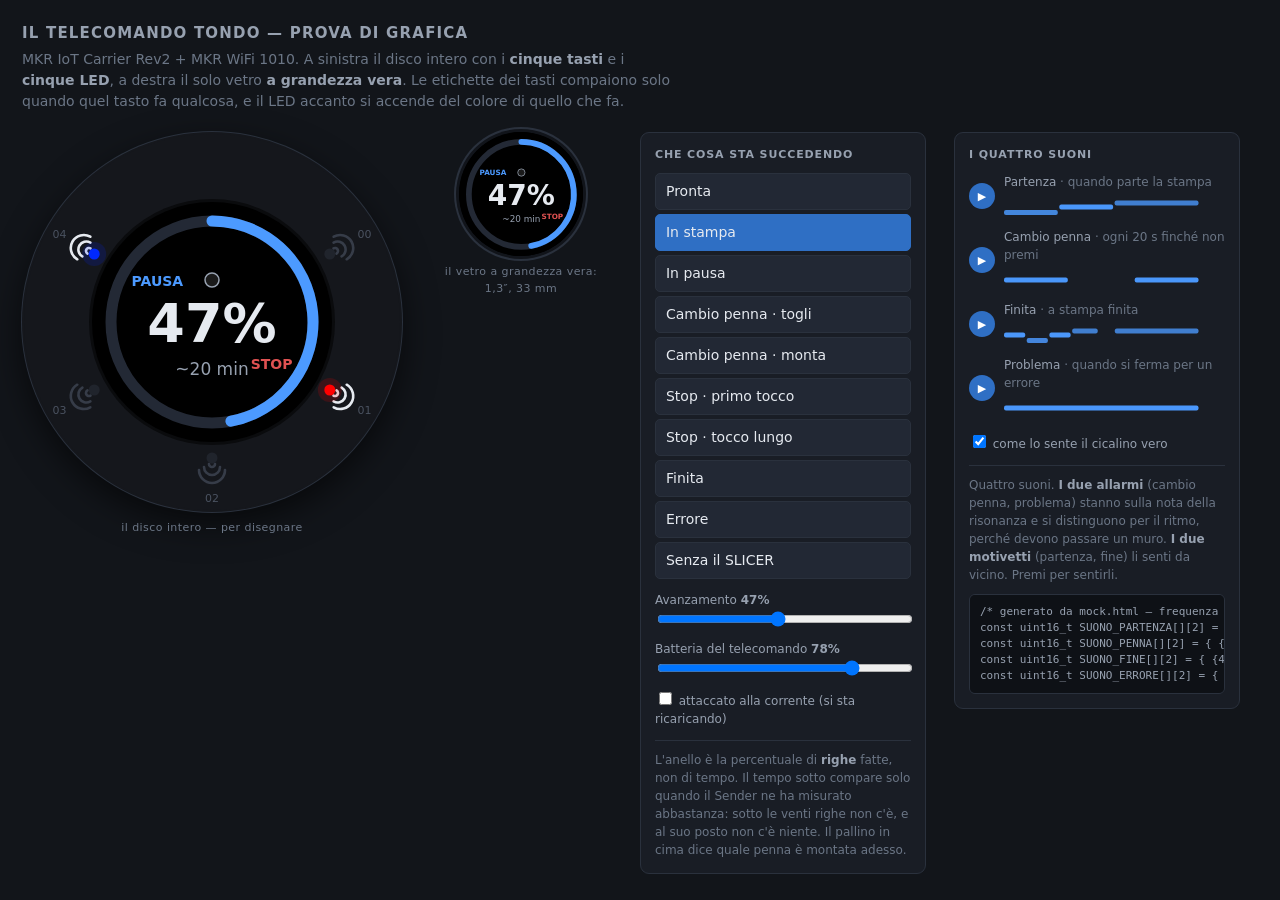
<file: schermo/mock.html>
<!DOCTYPE html>
<html lang="it">
<head>
<meta charset="utf-8">
<meta name="viewport" content="width=device-width, initial-scale=1">
<title>GDC CNC 2D — il telecomando tondo, prova di grafica</title>

<!--
  IL TELECOMANDO DELLA MACCHINA, disegnato prima di scrivere una riga di
  firmware.

  L'oggetto è un MKR IoT Carrier Rev2 con dentro un MKR WiFi 1010: un disco
  con il display in mezzo, CINQUE TASTI capacitivi intorno, cinque LED RGB
  accanto ai tasti, e la batteria 18650 dietro. Non è uno schermo: è un
  telecomando che ha anche uno schermo, ed è una cosa diversa — la procedura
  del cambio penna si fa alla macchina, con le mani sulla penna, e finora per
  premere «riprendi» bisognava tornare al portatile.

  DUE VINCOLI COMANDANO TUTTA LA GRAFICA.

  1. Il display è 240 × 240 su 1,3 pollici, cioè 33 mm di vetro (datasheet
     ABX00073, letto il 2026-10-28): 0,1376 mm per pixel. Una riga a 24 px è
     alta tre millimetri e tre decimi, e nel tondo ci stanno un simbolo, un
     numero e due parole. Per questo la pagina mostra tutto DUE VOLTE, grande
     e a grandezza vera: una grafica che funziona solo nel riquadro grande
     non funziona.

  2. Il MKR WiFi 1010 ha 32 kB di RAM. Una pagina video 240 × 240 a 16 bit ne
     vuole 115: NON ESISTE un buffer. Si disegna direttamente sul vetro, per
     forme, una regione alla volta. Tutto quello che si vede qui è fatto di
     archi, rettangoli, cerchi e testo — cioè di quello che Adafruit_GFX sa
     fare — apposta.

  Quello che lo schermo mostra non è inventato: sono i dati che il SLICER ha
  già in `State.data.stampa` (stato, righe fatte, righe totali, percentuale,
  tempo rimanente) più i due passi del cambio penna.

  LA PERCENTUALE E' DI RIGHE, NON DI TEMPO. Uno spostamento lungo e un
  trattino sono una riga per uno. Il tempo stimato esiste — il Sender lo
  misura sul ritmo vero — ma TACE sotto le venti righe, perché una stima su
  dieci righe è un numero inventato: qui si comporta allo stesso modo, e
  finché non c'è, al suo posto non c'è niente.
-->

<style>
:root {
  --bg: #12151a; --bg-raised: #191d25; --line: #2a313d;
  --text: #e6eaf0; --text-dim: #97a1b0; --text-mute: #6b7686;
  --accent: #4c9aff; --danger: #e05252; --warn: #e0a63a; --ok: #43b581;
}
* { box-sizing: border-box; }
body { margin: 0; padding: 22px; background: var(--bg); color: var(--text);
       font: 14px/1.5 system-ui, -apple-system, "Segoe UI", Roboto, sans-serif; }
h1 { font-size: 15px; letter-spacing: .08em; text-transform: uppercase;
     color: var(--text-dim); margin: 0 0 4px; font-weight: 600; }
p.nota { color: var(--text-mute); max-width: 74ch; margin: 0 0 20px; }
b.v { color: var(--text-dim); }

.banco { display: flex; gap: 28px; align-items: flex-start; flex-wrap: wrap; }
.vetro { display: flex; flex-direction: column; align-items: center; gap: 8px; }
.vetro span { font-size: 11px; color: var(--text-mute); letter-spacing: .04em;
              text-align: center; max-width: 26ch; }

/* Il disco del carrier: nero opaco, come la scheda vera. */
.carrier { border-radius: 50%; background: #15171c; display: block;
           box-shadow: 0 0 0 1px #2a313d, 0 12px 34px #0009; }
.grande { width: 380px; height: 380px; }

/* Solo il vetro, alla misura vera: 1,3 pollici tondi, 33 mm, dal datasheet.
   L'ipotesi prudente da cui si era partiti era quella giusta. */
.panel { border-radius: 50%; background: #000; display: block;
         box-shadow: 0 0 0 3px #11141a, 0 0 0 5px #2a313d; }
.vera { width: 33mm; height: 33mm; }

/* Le colonne hanno una larghezza FISSA: lasciata libera, il blocco di
   codice generato qui sotto (una riga lunga un metro) allargava la colonna
   fino a mandare tutto a capo. */
.comandi { background: var(--bg-raised); border: 1px solid var(--line);
           border-radius: 9px; padding: 14px;
           flex: 0 0 286px; min-width: 0; }
.comandi h2 { font-size: 11px; letter-spacing: .08em; text-transform: uppercase;
              color: var(--text-dim); margin: 0 0 10px; font-weight: 600; }
.schermate { display: flex; flex-direction: column; gap: 4px; margin-bottom: 12px; }
button.sch { background: #222834; color: var(--text); border: 1px solid var(--line);
             border-radius: 5px; padding: 7px 10px; cursor: pointer;
             text-align: left; font: inherit; }
button.sch:hover { background: #2b3340; }
button.sch.on { background: #2f6fc4; border-color: #2f6fc4; }
label.riga { display: block; font-size: 12px; color: var(--text-dim); margin-top: 8px; }
input[type=range] { width: 100%; }
/* I suoni. Il pulsante e' tondo e grande come un dito perche' questa
   pagina si usa per sentire, non per leggere. */
.suono { display: grid; grid-template-columns: 26px 1fr; gap: 9px;
         align-items: center; margin-bottom: 9px; }
button.play { width: 26px; height: 26px; border-radius: 50%; cursor: pointer;
              background: #2f6fc4; border: 0; color: #fff; font: inherit;
              font-size: 11px; line-height: 1; padding: 0; }
button.play:hover { background: #3f80d8; }
button.play.suonando { background: var(--ok); }
.suono .nome { font-size: 12px; color: var(--text-dim); }
.suono .nome i { color: var(--text-mute); font-style: normal; }
.spartito { display: block; margin-top: 2px; }
pre.codice { margin: 10px 0 0; padding: 9px 10px; background: #0e1116; max-width: 100%;
             border: 1px solid var(--line); border-radius: 6px; overflow-x: auto;
             font: 11px/1.45 ui-monospace, SFMono-Regular, Menlo, monospace;
             color: var(--text-dim); }
.spiega { margin-top: 12px; font-size: 12px; color: var(--text-mute);
          border-top: 1px solid var(--line); padding-top: 10px; }
.spiega b { color: var(--text-dim); font-weight: 600; }
</style>
</head>
<body>

<h1>Il telecomando tondo — prova di grafica</h1>
<p class="nota">
  MKR IoT Carrier Rev2 + MKR WiFi 1010. A sinistra il disco intero con i
  <b class="v">cinque tasti</b> e i <b class="v">cinque LED</b>, a destra il
  solo vetro <b class="v">a grandezza vera</b>. Le etichette dei tasti
  compaiono solo quando quel tasto fa qualcosa, e il LED accanto si accende
  del colore di quello che fa.
</p>

<div class="banco">
  <div class="vetro">
    <svg class="carrier grande" id="grande" viewBox="0 0 380 380"></svg>
    <span>il disco intero — per disegnare</span>
  </div>

  <div class="vetro">
    <svg class="panel vera" id="vera" viewBox="0 0 240 240"></svg>
    <span>il vetro a grandezza vera: 1,3&Prime;, 33 mm</span>
  </div>

  <div class="comandi">
    <h2>Che cosa sta succedendo</h2>
    <div class="schermate" id="schermate"></div>
    <label class="riga"><span id="pc-nome">Avanzamento</span> <b id="pc-val">47%</b>
      <input type="range" id="pc" min="0" max="100" value="47">
    </label>
    <label class="riga">Batteria del telecomando <b id="bat-val">78%</b>
      <input type="range" id="bat" min="0" max="100" value="78">
    </label>
    <label class="riga" style="flex-direction:row; align-items:center; gap:8px">
      <input type="checkbox" id="carica">
      attaccato alla corrente (si sta ricaricando)
    </label>
    <div class="spiega" id="spiega"></div>
  </div>

  <div class="comandi">
    <h2>I quattro suoni</h2>
    <div id="suoni"></div>
    <label class="riga" style="margin-top:12px">
      <input type="checkbox" id="fedele" checked>
      come lo sente il cicalino vero
    </label>
    <div class="spiega" id="spiega-suoni"></div>
    <pre class="codice" id="codice"></pre>
  </div>
</div>

<script>
/* ================================================================== *
 * IL VETRO
 * ================================================================== */

var C = 120;              // centro, in coordinate del display
var R_ANELLO = 101;       // raggio dell'anello
var SPESSORE = 11;

/* L'anello è rientrato di una decina di pixel rispetto al bordo del vetro:
   fuori di lì ci va l'etichetta del tasto, che deve stare dalla parte del
   tasto a cui si riferisce. Un'etichetta in mezzo allo schermo e un tasto
   sul bordo sono due cose che l'occhio non mette insieme. */

function arco(da, a, r) {
  /* Da -90° (le dodici) in senso orario, come un orologio: è il verso in cui
     si legge un tempo che passa, e nessuno deve pensarci. */
  var a0 = (da - 90) * Math.PI / 180, a1 = (a - 90) * Math.PI / 180;
  var grande = (a - da) > 180 ? 1 : 0;
  return 'M' + (C + r * Math.cos(a0)).toFixed(2) + ' ' + (C + r * Math.sin(a0)).toFixed(2) +
         ' A' + r + ' ' + r + ' 0 ' + grande + ' 1 ' +
         (C + r * Math.cos(a1)).toFixed(2) + ' ' + (C + r * Math.sin(a1)).toFixed(2);
}

function anello(pc, colore, vuoto) {
  var out = '<circle cx="120" cy="120" r="' + R_ANELLO + '" fill="none" stroke="' +
            (vuoto || '#232935') + '" stroke-width="' + SPESSORE + '"/>';
  if (pc > 0) {
    out += '<path d="' + arco(0, Math.min(359.9, pc * 3.6), R_ANELLO) + '" fill="none" ' +
           'stroke="' + colore + '" stroke-width="' + SPESSORE + '" stroke-linecap="round"/>';
  }
  return out;
}

/* IL PALLINO DEL COLORE: di che penna si sta parlando.
   Un pallino e non la parola «nero»: a un decimo di millimetro per pixel una
   parola di quattro lettere è alta due millimetri e si indovina, un pallino
   colorato si vede. Ed è l'unica cosa che il telecomando può dire e il
   registro no: quale penna deve esserci dentro ADESSO.
   Il contorno chiaro non è decorazione — la penna nera è il caso normale, e
   un disco nero su fondo nero non è un pallino, è niente. */
/* `x` serve quando il pallino sta ACCANTO a una parola invece che da
   solo: senza, resta in mezzo. */
function pallino(colore, y, x) {
  return '<circle cx="' + (x === undefined ? 120 : x) + '" cy="' + y +
         '" r="7" fill="' + colore + '" stroke="#97a1b0" stroke-width="1.5"/>';
}

/* I DUE PUNTINI DEL «1 DI 2» SONO STATI TOLTI. Erano la cosa giusta su uno
   schermo che guardi e basta: su tre centimetri «1 di 2» scritto non si
   legge, e due puntini sì. Ma qui sotto ci sono i tasti, e il tasto che dice
   FATTO dice già che c'è un dopo — mentre lo spazio in fondo serve alle
   etichette, che devono stare dalla parte del tasto a cui si riferiscono.
   Fra un segno che ripete e un'etichetta che dice cosa fa un dito, si tiene
   l'etichetta. */

/* La penna: corpo, punta, e la riga del piano — gli stessi segni del
   tastierino della pagina. Un simbolo già visto non si impara due volte.
   `dy` è quanto la punta sta sopra il piano. */
function penna(dy, colore) {
  return '<g transform="translate(120,96) scale(1.7)">' +
         '<g transform="translate(0,' + dy + ')">' +
         '<rect x="-3.5" y="-11" width="7" height="11" fill="none" stroke="' + colore +
         '" stroke-width="1.5" stroke-linejoin="round"/>' +
         '<path d="M-3.5 0 L0 6 L3.5 0 Z" fill="' + colore + '"/>' +
         '</g>' +
         '<line x1="-11" y1="11" x2="11" y2="11" stroke="' + colore +
         '" stroke-width="1.8" stroke-linecap="round" opacity=".55"/></g>';
}

/* LO SPICCHIO CHE SI RIEMPIE, per il tocco lungo dello stop.
   Gira come l'anello — dalle dodici in senso orario — perché è lo stesso
   gesto di un tempo che passa, e due cose che misurano il tempo sullo stesso
   vetro non possono girare in versi diversi.
   E' un oggetto DIVERSO dall'anello apposta: l'anello sta sul bordo e dice a
   che punto e' la stampa, questo sta in mezzo e dice a che punto e' il tuo
   dito. Confonderli vorrebbe dire far sembrare che la stampa stia tornando
   indietro. */
function spicchio(pc, cx, cy, r, colore) {
  var out = '<circle cx="' + cx + '" cy="' + cy + '" r="' + (r + 5) +
            '" fill="none" stroke="' + colore + '" stroke-width="2" opacity=".45"/>';
  if (pc <= 0) return out;
  if (pc >= 99.9) {
    return out + '<circle cx="' + cx + '" cy="' + cy + '" r="' + r +
           '" fill="' + colore + '"/>';
  }
  var a = (pc * 3.6 - 90) * Math.PI / 180;
  var grande = pc > 50 ? 1 : 0;
  return out + '<path d="M' + cx + ' ' + cy + ' L' + cx + ' ' + (cy - r) +
         ' A' + r + ' ' + r + ' 0 ' + grande + ' 1 ' +
         (cx + r * Math.cos(a)).toFixed(2) + ' ' + (cy + r * Math.sin(a)).toFixed(2) +
         ' Z" fill="' + colore + '"/>';
}

/* LA PILA DEL TELECOMANDO.
 *
 * Non sta su tutte le schermate, e non è una dimenticanza. Un indicatore di
 * batteria sempre acceso è un numero che si smette di guardare dopo due
 * giorni — come un allarme che suona sempre. Qui compare in due casi, che
 * sono i due in cui a qualcuno interessa:
 *
 *   - sulla schermata PRONTA, sempre: è quella che vedi quando lo prendi in
 *     mano, e «lo prendo in mano» è esattamente il momento in cui vuoi
 *     sapere se reggerà la stampa che stai per far partire;
 *   - su tutte le altre SOTTO AL 20%, in rosso: lì non è un dato, è un
 *     avviso, e un avviso deve farsi vedere anche in mezzo a un disegno.
 *
 * Il colore è l'informazione prima del numero: sopra il 40 è smorto, fra 20
 * e 40 ambra, sotto rosso. Da tre metri il numero non si legge e il colore sì.
 */
function coloreBatteria(pc, carica) {
  /* Alla spina il colore smette di parlare della carica e parla della
     spina: il 12% di una cella che sta caricando non è un allarme, e
     lasciarlo rosso insegnerebbe a non fidarsi del rosso. */
  if (carica) return '#43b581';
  return pc < 20 ? '#e05252' : pc < 40 ? '#e0a63a' : '#97a1b0';
}

function pila(pc, cx, cy, h, colore, carica) {
  var w = h * 1.9, x = cx - w / 2, y = cy - h / 2;
  var pieno = Math.max(0, Math.min(1, pc / 100)) * (w - 5);
  return '<g>' +
    '<rect x="' + x.toFixed(1) + '" y="' + y.toFixed(1) + '" width="' + w.toFixed(1) +
    '" height="' + h + '" rx="2.5" fill="none" stroke="' + colore + '" stroke-width="2"/>' +
    '<rect x="' + (x + w + 1.5).toFixed(1) + '" y="' + (y + h * 0.3).toFixed(1) +
    '" width="2.6" height="' + (h * 0.4).toFixed(1) + '" rx="1" fill="' + colore + '"/>' +
    (pieno > 0
      ? '<rect x="' + (x + 2.5).toFixed(1) + '" y="' + (y + 2.5).toFixed(1) + '" width="' +
        pieno.toFixed(1) + '" height="' + (h - 5) + '" rx="1" fill="' + colore + '"/>'
      : '') +
    /* IL FULMINE È BIANCO, non verde: sta dentro alla pila, quindi per
       metà finisce sopra al pieno e per metà sopra al nero di quello che
       manca. Il bianco si vede su tutti e due; un fulmine verde sparirebbe
       dentro al pieno proprio mentre la carica sale. */
    (carica
      ? '<path d="M' + (cx + 1.2).toFixed(1) + ' ' + (y + 1).toFixed(1) +
        ' L' + (cx - 2.6).toFixed(1) + ' ' + (cy + 0.6).toFixed(1) +
        ' L' + (cx - 0.2).toFixed(1) + ' ' + (cy + 0.6).toFixed(1) +
        ' L' + (cx - 1.2).toFixed(1) + ' ' + (y + h - 1).toFixed(1) +
        ' L' + (cx + 2.6).toFixed(1) + ' ' + (cy - 0.6).toFixed(1) +
        ' L' + (cx + 0.2).toFixed(1) + ' ' + (cy - 0.6).toFixed(1) +
        ' Z" fill="#e6eaf0"/>'
      : '') +
    '</g>';
}

/* Pila e numero, in riga e centrati. */
function rigaPila(pc, y, h, px, carica) {
  var col = coloreBatteria(pc, carica);
  var wPila = h * 1.9 + 4, wTesto = String(pc).length * px * 0.62 + px * 0.6;
  var tot = wPila + 6 + wTesto, x0 = 120 - tot / 2;
  return pila(pc, x0 + wPila / 2, y, h, col, carica) +
    '<text x="' + (x0 + wPila + 6).toFixed(1) + '" y="' + (y + px * 0.36).toFixed(1) +
    '" fill="' + col + '" font-family="system-ui, sans-serif" font-size="' + px +
    '" font-weight="600">' + pc + '%</text>';
}

function testo(s, y, px, colore, peso, dx) {
  return '<text x="' + (120 + (dx || 0)) + '" y="' + y + '" text-anchor="middle" fill="' + colore +
         '" font-family="system-ui, sans-serif" font-size="' + px +
         '" font-weight="' + (peso || 600) + '">' + s + '</text>';
}

/* ================================================================== *
 * I CINQUE TASTI
 *
 * Stanno intorno al vetro a SESSANTA gradi uno dall'altro, non a settantadue:
 * sono cinque posti su sei, e QUELLO CHE MANCA È IN ALTO, dove sulla scheda
 * stanno i sensori. Girando in senso orario da destra: 00 in alto a destra,
 * 01 in basso a destra, 02 in basso, 03 in basso a sinistra, 04 in alto a
 * sinistra. Accanto a ogni pad c'è il suo LED, e l'ordine è lo stesso.
 *
 * QUESTA TABELLA ERA GIRATA DI MEZZO GIRO fino al 2026-10-31. Veniva dagli
 * schemi Altium, letti il 29 ottobre: i pad stanno sul rame DI SOTTO, e di
 * sotto alto e basso, destra e sinistra sono il contrario. Sul banco non si
 * vedeva — qui il disco lo disegniamo noi, e lo disegnavamo con gli stessi
 * numeri sbagliati — e si è visto alla prima prova con la scheda in mano:
 * le parole da una parte del vetro, il LED acceso dall'altra. Adesso i
 * numeri vengono dalla scheda vera, premuta e guardata.
 *
 * L'etichetta sta DENTRO al vetro ma dalla parte del suo tasto, e compare
 * solo quando quel tasto fa qualcosa: cinque etichette fisse intorno a un
 * disegno da tre centimetri sarebbero una cornice di parole.
 * ================================================================== */

var POSTI = {
  altoDx:   -30,    /* TOUCH0 */
  bassoDx:   30,    /* TOUCH1 */
  basso:     90,    /* TOUCH2 */
  bassoSx:  150,    /* TOUCH3 */
  altoSx:  -150     /* TOUCH4 */
};

/* Il numero serigrafato accanto a ogni pad: è quello che si legge sulla
   scheda, ed è l'unico modo di controllare questa tabella senza fidarsi. */
var PAD = { altoDx: 0, bassoDx: 1, basso: 2, bassoSx: 3, altoSx: 4 };

/* IL COLORE DEL LED NON È QUELLO DELLA SCRITTA. I colori del vetro hanno
   tutti e tre i canali accesi — su fondo nero ci vogliono morbidi — e su un
   LED grosso come una capocchia di spillo tre canali accesi fanno bianco
   rosato. Il firmware accende i LED con tinte PURE, e qui si fa uguale: se
   no il banco mostrerebbe una cosa e la scheda un'altra. */
var TINTE_LED = {
  '#e05252': '#ff0000',   // rosso
  '#4c9aff': '#0028ff',   // blu
  '#e0a63a': '#ff3c00',   // ambra
  '#43b581': '#00ff28'    // verde
};
function tintaLed(c) { return TINTE_LED[c] || c; }

/* QUANTO SPAZIO C'E' DAVVERO.
 * L'anello sta a 101 ed è spesso 11, quindi il bordo interno è a 95,5: da
 * lì in dentro è vetro libero, e `R_TESTI` tiene due millimetri e mezzo di
 * aria perché una parola che SFIORA l'anello si legge già male.
 *
 * E si posa per lo SPIGOLO, non per il punto d'appoggio. E' la correzione
 * che serviva: su un vetro tondo quello che va a sbattere nell'anello non è
 * mai il punto da cui parte la parola, è un suo angolo — l'angolo ALTO per
 * le etichette di sopra, quello BASSO per quelle di sotto. Mettendo sul
 * raggio giusto il punto d'appoggio, l'angolo finiva comunque di fuori, ed
 * è esattamente quello che si vedeva con RIPRENDI in cima.
 */
var R_TESTI = 93;
var LAB = 14;             // corpo delle etichette
var CAP = 10;             // quanto è alta una maiuscola a quel corpo

/* UN'ETICHETTA PUO' AVERE DUE RIGHE: «ABBASSA / E ALZA» non sta su una riga
   sola a questo corpo, e una riga sola che ci stesse sarebbe larga mezzo
   vetro. Le righe si scrivono una sopra l'altra e l'ULTIMA si posa dove si
   posava la parola singola, perché lo spigolo che va a sbattere nell'anello
   è sempre quello di sotto. */
function etichetta(posto, parola, colore) {
  var righe = String(parola).split('\n');
  if (righe.length > 1) {
    var out = '';
    for (var i = 0; i < righe.length; i++) {
      out += etichetta(posto, righe[i], colore)
             .replace(/y="([-\d.]+)"/, function (_, v) {
               return 'y="' + (parseFloat(v) - (righe.length - 1 - i) * 17).toFixed(1) + '"';
             });
    }
    return out;
  }
  var x, y, anc;
  if (posto === 'basso') {
    /* In basso lo spigolo è doppio (destro e sinistro) e la parola è
       centrata: a 194 ci sta comodamente anche RIPRENDI, che è la più
       lunga, e resta sotto a qualunque simbolo. */
    x = 120; y = 194; anc = 'middle';
  } else {
    var a = POSTI[posto] * Math.PI / 180;
    var dx = R_TESTI * Math.cos(a), dy = R_TESTI * Math.sin(a);
    x = 120 + dx;
    anc = dx > 0 ? 'end' : 'start';
    y = 120 + dy + (dy < 0 ? CAP : 0);
  }
  return '<text x="' + x.toFixed(1) + '" y="' + y.toFixed(1) + '" text-anchor="' + anc +
         '" fill="' + colore + '" font-family="system-ui, sans-serif" ' +
         'font-size="' + LAB + '" font-weight="700">' + parola + '</text>';
}

/* ================================================================== *
 * LE SCHERMATE
 *
 * Una per ogni cosa che la macchina può stare facendo, e nessuna di più:
 * sono gli stati che il Sender già dichiara — fermo, invio, pausa, cambio,
 * fine, errore — più i due passi della procedura della penna, che sono i due
 * momenti in cui il telecomando serve davvero, perché sei tu a dover fare
 * qualcosa.
 *
 * `tasti` dice che cosa fa ogni pad IN QUESTA schermata. Un tasto che in una
 * schermata non fa niente non ha etichetta e ha il LED spento: non è spento
 * per risparmiare, è spento perché premerlo non farebbe niente, e un tasto
 * che a volte non fa niente senza dirlo insegna a non fidarsi dei tasti.
 *
 * IL TELECOMANDO NON MUOVE LA MACCHINA. Ferma, riprende, e guida il cambio
 * penna. Mandare un carrello da qualche parte vuol dire guardare delle
 * coordinate, e su tre centimetri di vetro le coordinate non ci stanno:
 * quello resta un gesto della pagina, dove i numeri si leggono.
 * ================================================================== */

var SCHERMATE = [
  {
    k: 'pronta', nome: 'Pronta',
    perche: 'Niente in corso. L\'anello è spento: non c\'è nessun avanzamento ' +
            'da raccontare, e un anello pieno a riposo mentirebbe. <b>Nessun ' +
            'tasto attivo</b> — far partire una stampa senza guardare il ' +
            'foglio non è una comodità. <b>La pila sta qui</b>, perché questa ' +
            'è la schermata che vedi quando lo prendi in mano.',
    tasti: {},
    disegna: function () {
      return anello(0, '#000') +
        '<g transform="translate(120,92) scale(2.1)">' +
        '<polyline points="-7,7 0,0 7,7" fill="none" stroke="#43b581" stroke-width="1.6" ' +
        'stroke-linejoin="round" stroke-linecap="round"/>' +
        '<rect x="-5" y="6" width="10" height="6" fill="none" stroke="#43b581" stroke-width="1.6"/>' +
        '<rect x="-1.6" y="8.6" width="3.2" height="3.4" fill="none" stroke="#43b581" stroke-width="1.4"/>' +
        '</g>' +
        testo('PRONTA', 154, 25, '#e6eaf0') +
        testo('al punto home', 174, 14, '#6b7686', 400) +
        rigaPila(stato.bat, 198, 13, 15, stato.carica);
    }
  },
  {
    k: 'stampa', nome: 'In stampa',
    perche: 'L\'anello è la percentuale di <b>righe</b> fatte, non di tempo. Il ' +
            'tempo sotto compare solo quando il Sender ne ha misurato ' +
            'abbastanza: sotto le venti righe non c\'è, e al suo posto non c\'è ' +
            'niente. Il pallino in cima dice quale penna è montata adesso.',
    tasti: { altoSx: ['PAUSA', '#4c9aff'], bassoDx: ['STOP', '#e05252'] },
    disegna: function (st) {
      return anello(st.pc, '#4c9aff') +
        testo(st.pc + '%', 140, 54, '#e6eaf0', 700) +
        (st.pc > 6
          ? testo('~' + Math.max(1, Math.round((100 - st.pc) * 0.38)) + ' min', 173, 17, '#97a1b0', 400)
          : testo('misuro', 173, 15, '#6b7686', 400)) +
        pallino('#1a1a1a', 78);
    }
  },
  {
    k: 'pausa', nome: 'In pausa',
    perche: 'L\'anello resta dov\'è e cambia colore: si vede da lontano che è ' +
            'fermo per scelta e non rotto. La penna è ancora giù, quindi ' +
            'riprendendo continua dallo stesso punto.',
    tasti: { altoSx: ['RIPRENDI', '#4c9aff'], bassoDx: ['STOP', '#e05252'] },
    disegna: function (st) {
      return anello(st.pc, '#e0a63a') +
        '<g fill="#e0a63a"><rect x="105" y="98" width="10" height="30" rx="2"/>' +
        '<rect x="125" y="98" width="10" height="30" rx="2"/></g>' +
        testo('IN PAUSA', 146, 23, '#e6eaf0') +
        testo(st.pc + '%', 172, 15, '#6b7686', 400);
    }
  },
  {
    k: 'penna1', nome: 'Cambio penna · togli',
    perche: '<b>Questa è la schermata per cui vale la pena costruire il ' +
            'telecomando.</b> La macchina è ferma al punto home e aspetta te, ' +
            'che sei lì davanti con le mani sulla penna. Oggi, per saperlo e ' +
            'per dire che hai finito, torni al portatile.',
    tasti: { basso: ['FATTO', '#e0a63a'] },
    disegna: function (st) {
      return anello(st.pc, '#e0a63a') +
        penna(-14, '#e0a63a') +
        testo('TOGLI', 140, 24, '#e6eaf0') +
        testo('LA PENNA', 163, 24, '#e6eaf0');
    }
  },
  {
    k: 'penna2', nome: 'Cambio penna · monta',
    perche: 'Il servo è sceso alla quota di contatto e non si muove più: la ' +
            'penna nuova si infila finché tocca il piano e si stringe lì. Il ' +
            'pallino dice <b>quale</b> montare — il colore del livello che ' +
            'viene dopo, che il SLICER sa. Il tasto verde <b>dice l\'azione</b>: ' +
            '«ALZA» se la penna è al contatto, «ABBASSA» se è alzata, e la ' +
            'parola cambia appena il servo si muove — se no bisogna guardare ' +
            'la macchina per sapere che cosa succederà premendo. È l\'unico ' +
            'movimento che il telecomando comanda, e lo stai guardando da ' +
            'venti centimetri con la penna in mano.',
    /* UN TASTO SOLO PER LA PROVA, non due. «Alzata» e «contatto» erano due
       etichette che si pestavano i piedi in fondo al vetro, ma il motivo per
       togliere la seconda è migliore di così: il disegno della penna mostra
       GIA' dove sta il servo, quindi un tasto che alterna basta — premi e
       scende, premi e sale, e lo vedi sullo schermo e sulla macchina. Due
       tasti che fanno il contrario l'uno dell'altro, quando lo stato è già
       sotto gli occhi, sono un tasto di troppo. */
    tasti: { basso: ['RIPRENDI', '#e0a63a'], bassoDx: ['ALZA', '#43b581'] },
    disegna: function (st) {
      return anello(st.pc, '#e0a63a') +
        /* Stava tutto più in alto perché l'etichetta del tasto in basso a
           destra era di DUE righe («ABBASSA / E ALZA»). Adesso che dice
           l'azione è di una riga sola, e il vetro torna alle altezze delle
           altre schermate. */
        penna(-4, '#43b581') +
        /* IL PALLINO ACCANTO ALLA PAROLA e non da solo più in basso: là
           sotto c'è l'etichetta del tasto in basso a destra, e letti di
           fila diventavano una didascalia — «pallino PROVA» — invece di un
           colore e un tasto. Chiesto dal banco vero il 2026-10-31: «c'è una
           scritta PROVA che non capisco». */
        testo('MONTA', 136, 24, '#e6eaf0', 700, -12) +
        pallino('#c0392b', 128, 168);
    }
  },
  {
    k: 'stopArmato', nome: 'Stop · primo tocco', slider: 'Secondi che restano',
    perche: 'Il primo tocco non ferma niente: <b>chiede</b>. Un pad capacitivo ' +
            'sfiorato da una manica non deve buttare via venti minuti di ' +
            'disegno, e lo stop e\' l\'unica cosa qui dentro che non si puo\' ' +
            'disfare. <b>L\'anello diventa il conto alla rovescia</b> e si ' +
            'svuota: se non rispondi, la domanda se ne va da sola. E\' rosso e ' +
            'va al contrario di come andava un attimo fa, quindi non lo si ' +
            'scambia per l\'avanzamento. Gli altri tasti sono spenti: armato lo ' +
            'stop, non si preme altro per sbaglio.',
    tasti: { basso: ['ANNULLA', '#43b581'], bassoDx: ['TIENI', '#e05252'] },
    disegna: function (st) {
      return anello(st.pc, '#e05252') +
        '<g transform="translate(120,92)">' +
        '<circle cx="0" cy="0" r="24" fill="none" stroke="#e05252" stroke-width="5"/>' +
        '<line x1="-17" y1="-17" x2="17" y2="17" stroke="#e05252" stroke-width="5" ' +
        'stroke-linecap="round"/></g>' +
        /* «TIENI» e «tieni premuto» erano la stessa parola due volte a due
           centimetri di distanza, e la seconda finiva addosso alla prima.
           Si toglie quella sul vetro: l'istruzione sta bene dove sta il
           dito. Stesso motivo per cui qui sotto, alla prova della penna,
           c'è un tasto solo. */
        testo('FERMARE?', 146, 23, '#e6eaf0');
    }
  },
  {
    k: 'stopTieni', nome: 'Stop · tocco lungo', slider: 'Quanto hai tenuto',
    perche: 'Secondo tocco, tenuto. <b>Lo spicchio si riempie in un secondo</b> ' +
            'e solo quando e\' pieno la stampa si ferma: mollando prima non ' +
            'succede niente, e il dito ha visto quanto mancava per tutto il ' +
            'tempo. L\'anello resta rosso e fermo — adesso non c\'e\' piu\' ' +
            'niente da aspettare se non te.',
    tasti: { bassoDx: ['TIENI', '#e05252'] },
    disegna: function (st) {
      /* Nessuna parola in mezzo: la parola ce l'ha gia' il tasto, e ripeterla
         sul vetro vorrebbe dire scriverla due volte a due centimetri di
         distanza. Lo spicchio che cresce e' tutto quello che serve sapere. */
      return anello(100, '#e05252') +
        spicchio(st.pc, 120, 110, 46, '#e05252');
    }
  },
  {
    k: 'fine', nome: 'Finita',
    perche: 'Anello pieno e verde. La durata <b>vera</b>, non quella stimata: a ' +
            'cose fatte la stima non serve più a niente.',
    tasti: {},
    disegna: function () {
      return anello(100, '#43b581') +
        '<path d="M98 118 L113 134 L143 100" fill="none" stroke="#43b581" ' +
        'stroke-width="9" stroke-linecap="round" stroke-linejoin="round"/>' +
        testo('FATTO', 168, 25, '#e6eaf0') +
        testo('18 min', 186, 15, '#6b7686', 400);
    }
  },
  {
    k: 'errore', nome: 'Errore',
    perche: 'Rosso pieno: non è un avanzamento, è un allarme, e l\'anello ' +
            'intero serve a vederlo da fuori stanza. Sotto, la riga a cui si è ' +
            'fermata: il <b>perché</b> si legge sul portatile, qui non ci sta ' +
            'e fingere il contrario vorrebbe dire troncarlo a metà.',
    tasti: {},
    disegna: function () {
      return anello(100, '#e05252') +
        '<g transform="translate(120,102)">' +
        '<path d="M0 -22 L23 19 L-23 19 Z" fill="none" stroke="#e05252" ' +
        'stroke-width="6" stroke-linejoin="round"/>' +
        '<rect x="-3" y="-9" width="6" height="17" rx="3" fill="#e05252"/>' +
        '<circle cx="0" cy="12" r="3.2" fill="#e05252"/></g>' +
        testo('FERMA', 160, 25, '#e6eaf0') +
        testo('riga 1 284', 182, 15, '#6b7686', 400);
    }
  },
  {
    k: 'attesa', nome: 'Senza il SLICER',
    perche: 'Il telecomando prende i dati dal SLICER, non dalla macchina: ' +
            'percentuale e cambi penna esistono solo lì. Quando il portatile ' +
            'non c\'è lo dice, invece di mostrare numeri vecchi che sembrano ' +
            'freschi.',
    tasti: {},
    disegna: function () {
      return anello(0, '#000') +
        '<g transform="translate(120,104)" fill="none" stroke="#6b7686" stroke-width="5" ' +
        'stroke-linecap="round"><path d="M-24 -6 A 34 34 0 0 1 24 -6"/>' +
        '<path d="M-14 6 A 20 20 0 0 1 14 6"/></g>' +
        '<circle cx="120" cy="122" r="4" fill="#6b7686"/>' +
        testo('IN ATTESA', 162, 22, '#97a1b0') +
        testo('apri il SLICER', 184, 14, '#6b7686', 400) +
        /* QUI LA PILA SOLO ALLA SPINA, e non è un'eccezione alla regola: è
           la regola. Questa è la schermata che resta su mentre lo carichi
           col portatile chiuso, e in quel momento «sta caricando?» è
           l'unica domanda che ha una risposta utile. */
        (stato.carica ? rigaPila(stato.bat, 200, 11, 13, stato.carica) : '');
    }
  }
];

/* ================================================================== *
 * I SUONI
 *
 * Il cicalino M1 è un ABT-461-RC: un trasduttore magnetico A COMANDO
 * ESTERNO. Non ha l'oscillatore dentro, quindi non suona perché gli dai
 * tensione — suona finché gli fai commutare il piedino. E non ha volume:
 * o commuta o non commuta. L'unica cosa che cambia quanto si sente è la
 * FREQUENZA, perché ha una risonanza: intorno ai 4 kHz grida, lontano da
 * lì è un soffio.
 *
 * Per questo la prova qui dentro passa per un filtro centrato sulla
 * risonanza invece di suonare tutte le note allo stesso volume. Una prova
 * che le pareggia direbbe una bugia comoda, e la bugia si scoprirebbe in
 * officina: un motivetto scelto qui e poi inudibile dall'altra stanza.
 * L'interruttore sotto le toglie il filtro, per sentire la differenza.
 *
 * DUE ALLARMI E DUE MOTIVETTI, e la differenza non è estetica.
 * Cambio penna e problema devono arrivare DALL'ALTRA STANZA: stanno su una
 * nota sola, quella della risonanza, dove il coso è più forte, e si
 * distinguono per il ritmo — due colpi contro uno lungo.
 * Partenza e fine le senti da vicino (la partenza l'hai appena fatta
 * partire tu), quindi possono permettersi delle note, che costano un po' di
 * volume. Restano comunque nell'ottava in cui il trasduttore parla — A7-D8,
 * cioè 3,5-4,7 kHz, l'ultima ottava di un pianoforte — e la fine ATTACCA
 * sulla nota più forte, così la prima cosa che senti arriva lontano anche
 * se il resto è più piano.
 * ================================================================== */

var RISONANZA = 4000;     // dove l'ABT-461 è più forte, da confermare a orecchio
var LARGHEZZA = 2.5;      // quanto è stretta la campana (Q del filtro)

/* L'ultima ottava: sopra il D8 si perde troppo, sotto il G7 pure. */
var NOTE = { G7: 3136, A7: 3520, B7: 3951, C8: 4186, D8: 4699 };

var SUONI = [
  {
    k: 'partenza', nome: 'Partenza', quando: 'quando parte la stampa',
    note: [['A7', 55], ['C8', 55], ['D8', 85]],
    perche: 'Tre note che <b>salgono</b>, corte. Non deve essere bello: deve ' +
            'dire che il via è arrivato fin lì, cioè che il telecomando e la ' +
            'macchina si stanno parlando. Sei a mezzo metro, quindi può ' +
            'permettersi delle note.'
  },
  {
    k: 'penna', nome: 'Cambio penna', quando: 'ogni 20 s finch\u00e9 non premi',
    note: [['C8', 70], ['-', 70], ['C8', 70]],
    perche: '<b>Due colpi sulla nota più forte</b>, e l\'unico che si ripete. ' +
            'Qui la macchina sta <b>aspettando te</b>: se suona una volta ' +
            'sola e in quel momento eri di là, resta ferma un\'ora. Una nota ' +
            'sola e non un motivetto perché questo deve attraversare un muro.'
  },
  {
    k: 'fine', nome: 'Finita', quando: 'a stampa finita',
    note: [['C8', 80], ['A7', 80], ['C8', 80], ['D8', 95], ['-', 55], ['D8', 300]],
    perche: 'Il motivetto vero: scende e torna su, e l\'ultima resta. ' +
            '<b>Attacca sulla nota della risonanza</b> — la più forte — così ' +
            'la prima cosa che senti arriva anche da lontano, e il resto è la ' +
            'frase. Non si ripete: racconta una cosa già successa.'
  },
  {
    k: 'errore', nome: 'Problema', quando: 'quando si ferma per un errore',
    note: [['C8', 450]],
    perche: '<b>Uno lungo</b>, sulla stessa nota del cambio penna. Due colpi ' +
            'contro uno lungo si distinguono senza pensarci, anche mezzi ' +
            'sentiti: è la differenza che regge quando il suono arriva ' +
            'attutito, mentre due altezze diverse, attutite, diventano la ' +
            'stessa cosa.'
  }
];

/* Quanto esce forte una nota, da 0 a 1: è la campana di un passa-banda del
   second'ordine, la stessa curva che il filtro qui sotto applica davvero.
   Serve anche al disegno: un blocchetto più pallido è una nota che sulla
   macchina si sentirà meno. */
function resa(f) {
  var d = f / RISONANZA - RISONANZA / f;
  return 1 / Math.sqrt(1 + LARGHEZZA * LARGHEZZA * d * d);
}

var audio = null;

function suona(s, bottone) {
  audio = audio || new (window.AudioContext || window.webkitAudioContext)();
  if (audio.state === 'suspended') audio.resume();
  var t = audio.currentTime + 0.03, fedele = document.getElementById('fedele').checked;

  for (var i = 0; i < s.note.length; i++) {
    var ms = s.note[i][1] / 1000;
    if (s.note[i][0] !== '-') {
      var o = audio.createOscillator();
      /* Onda quadra, non sinusoide: un piedino che commuta è un'onda quadra,
         e il timbro stridulo che ne esce è metà di come suona il coso vero. */
      o.type = 'square';
      o.frequency.value = NOTE[s.note[i][0]];
      var g = audio.createGain();
      /* Attacco e stacco in due millesimi: non per addolcire — il piedino
         stacca di netto — ma perché un taglio esatto nel browser fa un
         "toc" che sulla scheda non c'è. */
      g.gain.setValueAtTime(0, t);
      g.gain.linearRampToValueAtTime(0.09, t + 0.002);
      g.gain.setValueAtTime(0.09, t + ms - 0.002);
      g.gain.linearRampToValueAtTime(0, t + ms);
      var ultimo = g;
      if (fedele) {
        var f = audio.createBiquadFilter();
        f.type = 'bandpass';
        f.frequency.value = RISONANZA;
        f.Q.value = LARGHEZZA;
        g.connect(f);
        ultimo = f;
      }
      o.connect(g);
      ultimo.connect(audio.destination);
      o.start(t);
      o.stop(t + ms);
    }
    t += ms;
  }

  if (bottone) {
    bottone.classList.add('suonando');
    var durata = s.note.reduce(function (a, n) { return a + n[1]; }, 0);
    setTimeout(function () { bottone.classList.remove('suonando'); }, durata + 40);
  }
}

/* IL DISEGNO DEL SUONO: il tempo in orizzontale, l'altezza in verticale, e
   il pallore dice quanto esce forte. Serve a vedere a colpo d'occhio che i
   due allarmi sono una riga sola e i due motivetti si muovono. */
function spartito(s) {
  var W = 196, H = 26, tot = s.note.reduce(function (a, n) { return a + n[1]; }, 0);
  var lo = 3000, hi = 4900, x = 0, out = '';
  for (var i = 0; i < s.note.length; i++) {
    var w = s.note[i][1] / tot * W;
    if (s.note[i][0] !== '-') {
      var f = NOTE[s.note[i][0]];
      var y = H - 5 - (f - lo) / (hi - lo) * (H - 11);
      out += '<rect x="' + x.toFixed(1) + '" y="' + y.toFixed(1) + '" width="' +
             Math.max(2, w - 1.5).toFixed(1) + '" height="5" rx="2" fill="#4c9aff" ' +
             'opacity="' + resa(f).toFixed(2) + '"/>';
    }
    x += w;
  }
  return '<svg class="spartito" width="' + W + '" height="' + H + '" ' +
         'viewBox="0 0 ' + W + ' ' + H + '">' + out + '</svg>';
}

/* Il pezzo di sketch, già scritto: una tabella di coppie {hertz, millesimi},
   zero hertz = silenzio. Copiarla a mano dal disegno sarebbe il modo più
   sciocco di sbagliare un suono scelto bene. */
function codice() {
  var out = '/* generato da mock.html — frequenza in Hz, durata in ms, 0 = pausa */\n';
  for (var i = 0; i < SUONI.length; i++) {
    var s = SUONI[i];
    out += 'const uint16_t SUONO_' + s.k.toUpperCase() + '[][2] = { ' +
      s.note.map(function (n) {
        return '{' + (n[0] === '-' ? 0 : NOTE[n[0]]) + ',' + n[1] + '}';
      }).join(', ') + ' };\n';
  }
  return out;
}

function montaSuoni() {
  var box = document.getElementById('suoni'), html = '';
  for (var i = 0; i < SUONI.length; i++) {
    html += '<div class="suono"><button class="play" data-s="' + i + '">▶</button>' +
            '<div><div class="nome">' + SUONI[i].nome +
            ' <i>· ' + SUONI[i].quando + '</i></div>' + spartito(SUONI[i]) + '</div></div>';
  }
  box.innerHTML = html;
  var b = box.querySelectorAll('button.play');
  for (var j = 0; j < b.length; j++) {
    b[j].addEventListener('click', function () {
      var s = SUONI[+this.getAttribute('data-s')];
      suona(s, this);
      document.getElementById('spiega-suoni').innerHTML = s.perche;
    });
  }
  document.getElementById('codice').textContent = codice();
  document.getElementById('spiega-suoni').innerHTML =
    'Quattro suoni. <b>I due allarmi</b> (cambio penna, problema) stanno ' +
    'sulla nota della risonanza e si distinguono per il ritmo, perché devono ' +
    'passare un muro. <b>I due motivetti</b> (partenza, fine) li senti da ' +
    'vicino. Premi per sentirli.';
}

/* ================================================================== *
 * IL DISCO: vetro al centro, tasti e LED intorno
 * ================================================================== */

var CC = 190, R_DISCO = 188, R_VETRO = 120;
var R_PAD = 154;          // dove stanno i pad capacitivi
var R_LED = 136;          // il LED, fra il pad e il vetro

function disco(s) {
  var out = '<circle cx="190" cy="190" r="' + R_DISCO + '" fill="#15171c"/>';

  for (var p in POSTI) {
    var a = POSTI[p] * Math.PI / 180;
    var x = CC + R_PAD * Math.cos(a), y = CC + R_PAD * Math.sin(a);
    var vivo = !!s.tasti[p];

    /* Il pad: l'impronta digitale serigrafata sulla scheda vera, qui ridotta
       a tre archi. Un pad che fa qualcosa si schiarisce. */
    out += '<g transform="translate(' + x.toFixed(1) + ',' + y.toFixed(1) + ') rotate(' +
           (POSTI[p] + 90).toFixed(1) + ')" fill="none" stroke="' +
           (vivo ? '#e6eaf0' : '#363c48') + '" stroke-width="2.6" stroke-linecap="round">' +
           '<path d="M-13 6 A 13 13 0 0 1 13 6"/>' +
           '<path d="M-8 9 A 8 8 0 0 1 8 9"/>' +
           '<path d="M-3 12 A 3 3 0 0 1 3 12"/></g>';

    /* Il numero serigrafato, come sulla scheda: è quello che permette di
       controllare la tabella dei pad guardando il disco vero. */
    out += '<text x="' + (CC + (R_PAD + 22) * Math.cos(a)).toFixed(1) + '" y="' +
           (CC + (R_PAD + 22) * Math.sin(a) + 4).toFixed(1) + '" text-anchor="middle" ' +
           'fill="#4a5260" font-family="system-ui, sans-serif" font-size="11">0' +
           PAD[p] + '</text>';

    /* Il LED accanto al pad, del colore di quello che il tasto fa. */
    var lx = CC + R_LED * Math.cos(a), ly = CC + R_LED * Math.sin(a);
    var col = vivo ? tintaLed(s.tasti[p][1]) : null;
    if (col) {
      out += '<circle cx="' + lx.toFixed(1) + '" cy="' + ly.toFixed(1) +
             '" r="12" fill="' + col + '" opacity=".16"/>';
    }
    out += '<circle cx="' + lx.toFixed(1) + '" cy="' + ly.toFixed(1) + '" r="5.5" fill="' +
           (col || '#20242c') + '"/>';
  }

  out += '<circle cx="190" cy="190" r="' + (R_VETRO + 3) + '" fill="#0a0b0d"/>';
  out += '<g transform="translate(70,70)">' + schermo(s) + '</g>';
  return out;
}

function schermo(s) {
  var out = '<circle cx="120" cy="120" r="120" fill="#000"/>' + s.disegna(stato);
  /* Sotto al 20% la pila si fa vedere ovunque, tranne dove ci sarebbe
     dentro: sulla schermata Pronta c'è già, e sulle due dello stop il vetro
     è occupato da una domanda a cui si deve rispondere adesso — una pila
     rossa accanto a «FERMARE?» è rumore nel momento sbagliato. */
  if (stato.bat < 20 && !stato.carica && s.k !== 'pronta' && s.k.indexOf('stop') !== 0) {
    out += pila(stato.bat, 120, 202, 11, '#e05252');
  }
  for (var p in s.tasti) out += etichetta(p, s.tasti[p][0], s.tasti[p][1]);
  return out;
}

/* ================================================================== */

var stato = { k: 'stampa', pc: 47, bat: 78, carica: false };

function render() {
  var s = null;
  for (var i = 0; i < SCHERMATE.length; i++) if (SCHERMATE[i].k === stato.k) s = SCHERMATE[i];
  if (!s) return;
  document.getElementById('grande').innerHTML = disco(s);
  document.getElementById('vera').innerHTML = schermo(s);
  document.getElementById('spiega').innerHTML = s.perche;
  document.getElementById('pc-val').textContent = stato.pc + '%';
  /* Il cursore comanda tre cose diverse a seconda di dove sei — l'anello
     della stampa, il conto alla rovescia, lo spicchio del dito — e deve dire
     quale, se no sembra lo stesso numero che vuol dire cose diverse. */
  document.getElementById('pc-nome').textContent = s.slider || 'Avanzamento';
  document.getElementById('bat-val').textContent = stato.bat + '%';
  var bs = document.querySelectorAll('button.sch');
  for (var j = 0; j < bs.length; j++) bs[j].classList.toggle('on', bs[j].dataset.k === stato.k);
}

var box = document.getElementById('schermate');
var html = '';
for (var i = 0; i < SCHERMATE.length; i++) {
  html += '<button type="button" class="sch" data-k="' + SCHERMATE[i].k + '">' +
          SCHERMATE[i].nome + '</button>';
}
box.innerHTML = html;
box.addEventListener('click', function (e) {
  var b = e.target.closest('button');
  if (!b) return;
  stato.k = b.dataset.k;
  render();
});
document.getElementById('pc').addEventListener('input', function () {
  stato.pc = +this.value;
  render();
});
document.getElementById('bat').addEventListener('input', function () {
  stato.bat = +this.value;
  render();
});
document.getElementById('carica').addEventListener('change', function () {
  stato.carica = this.checked;
  render();
});

render();
montaSuoni();
</script>
</body>
</html>
</file>
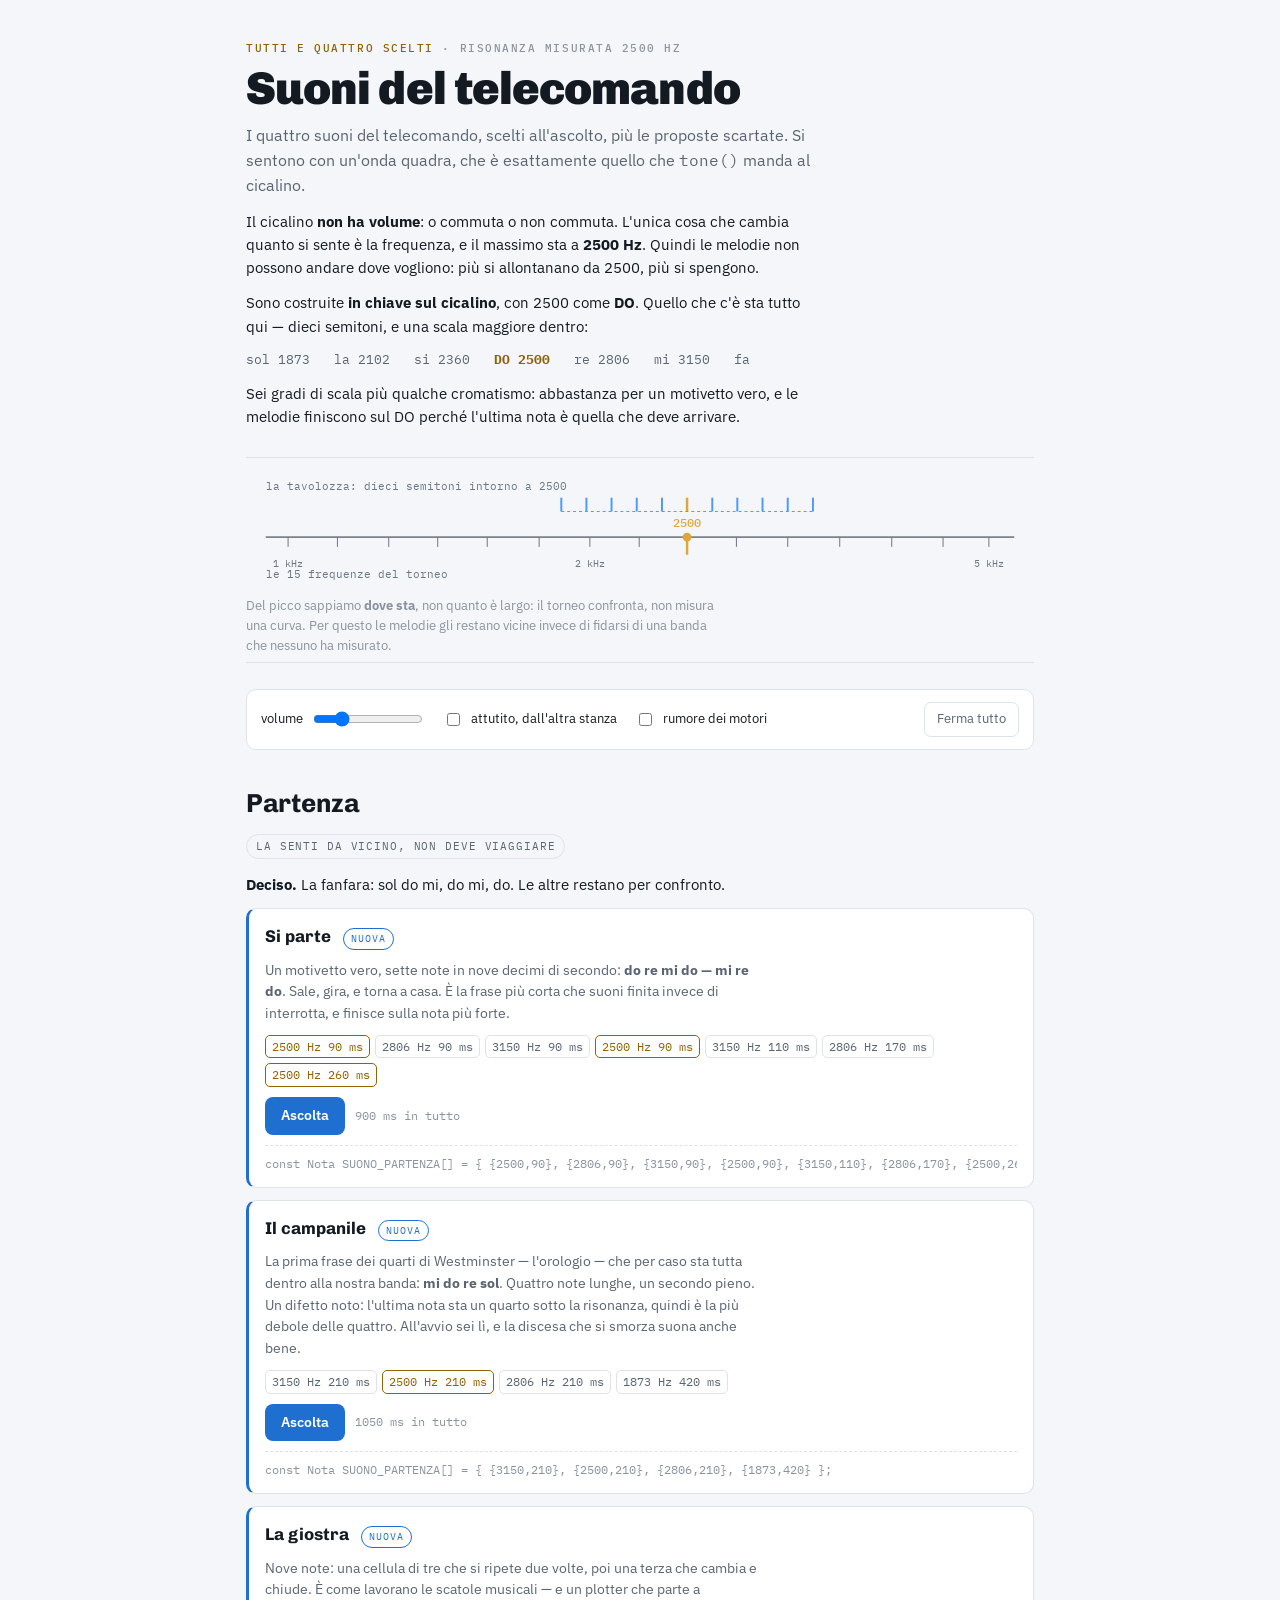
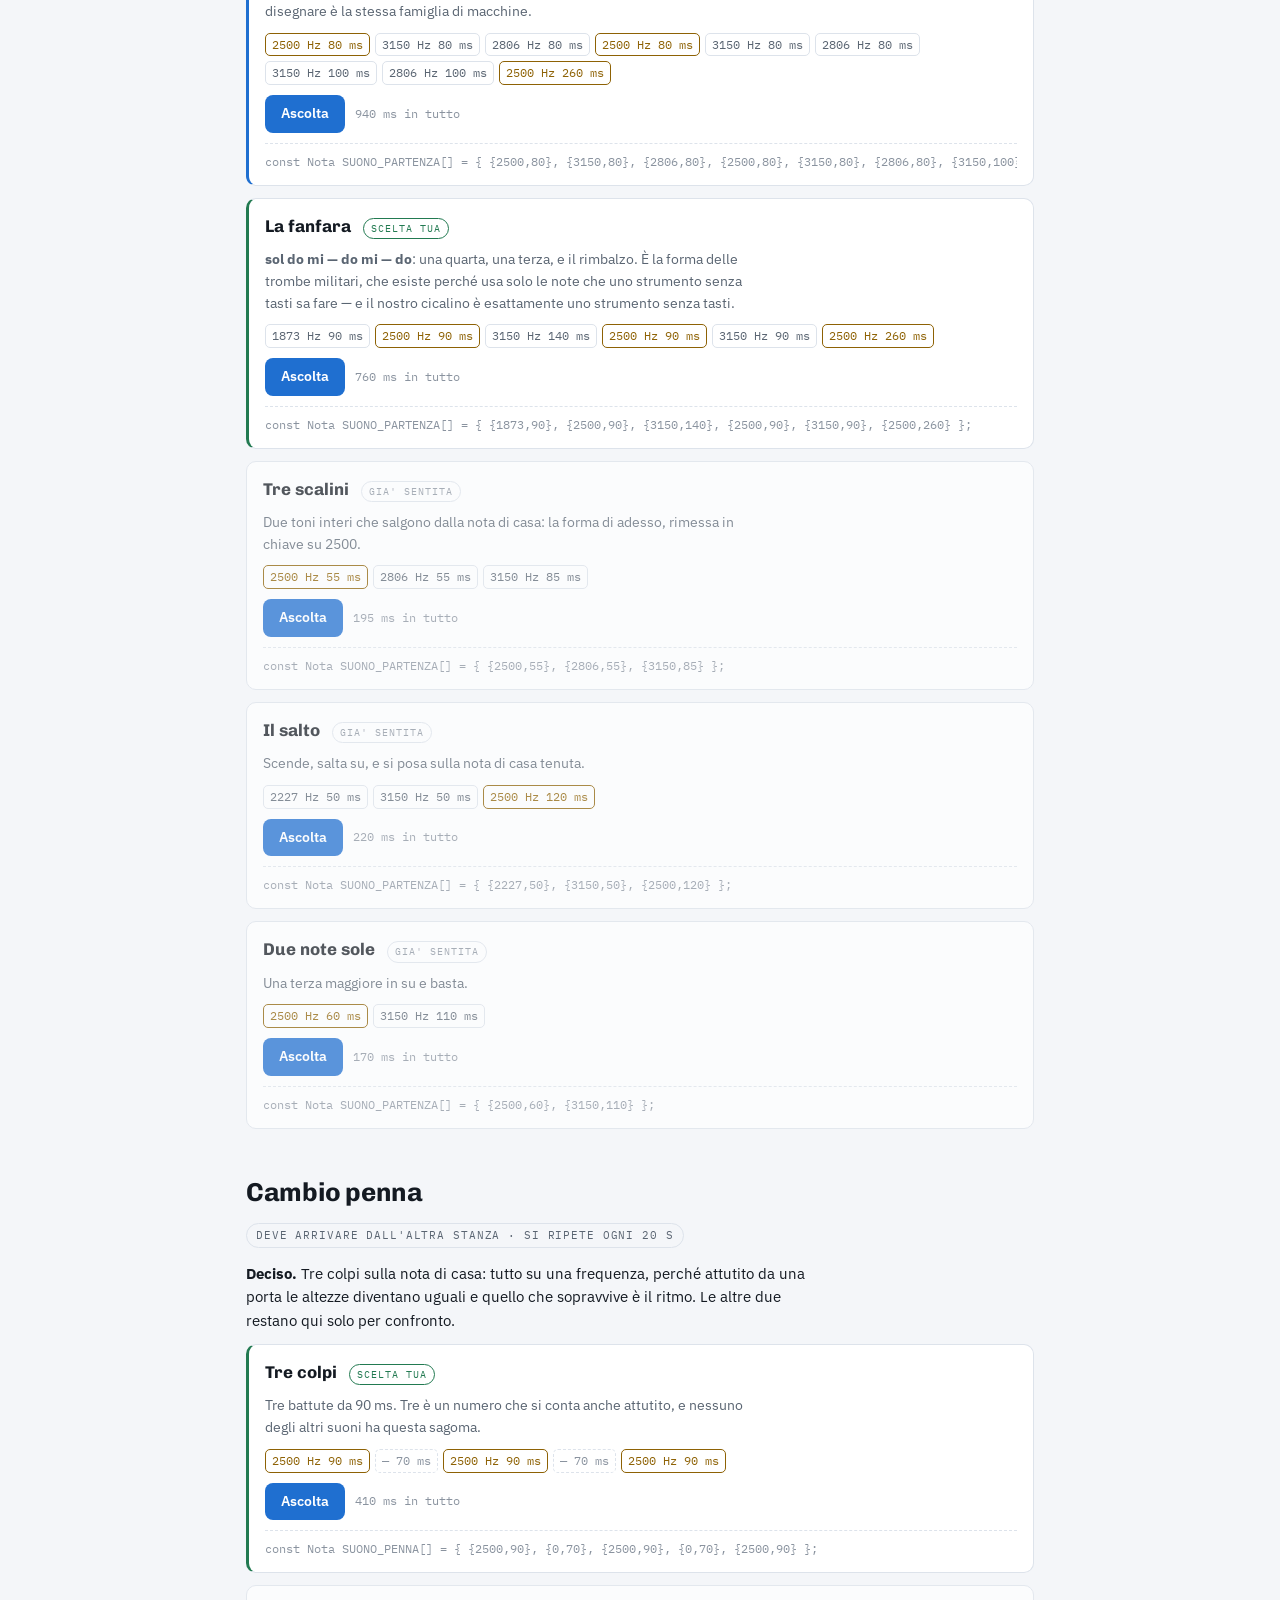
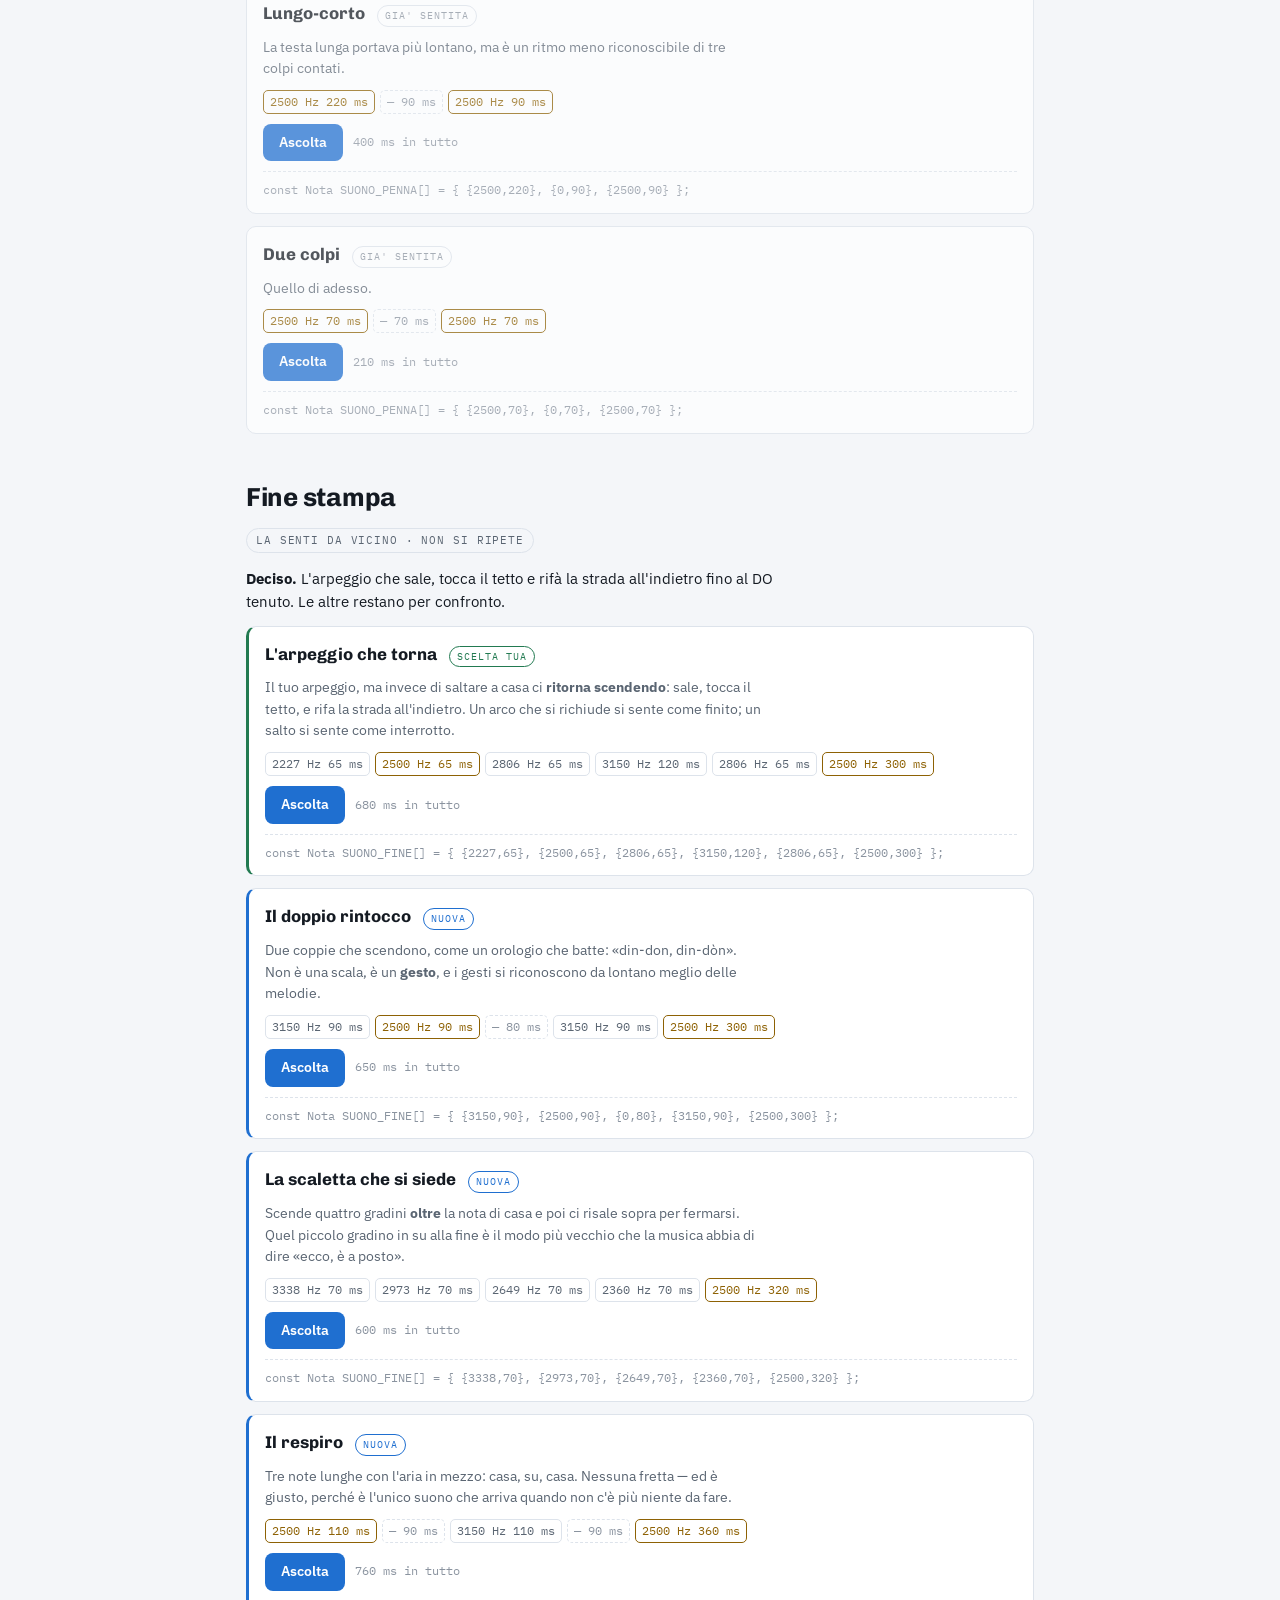
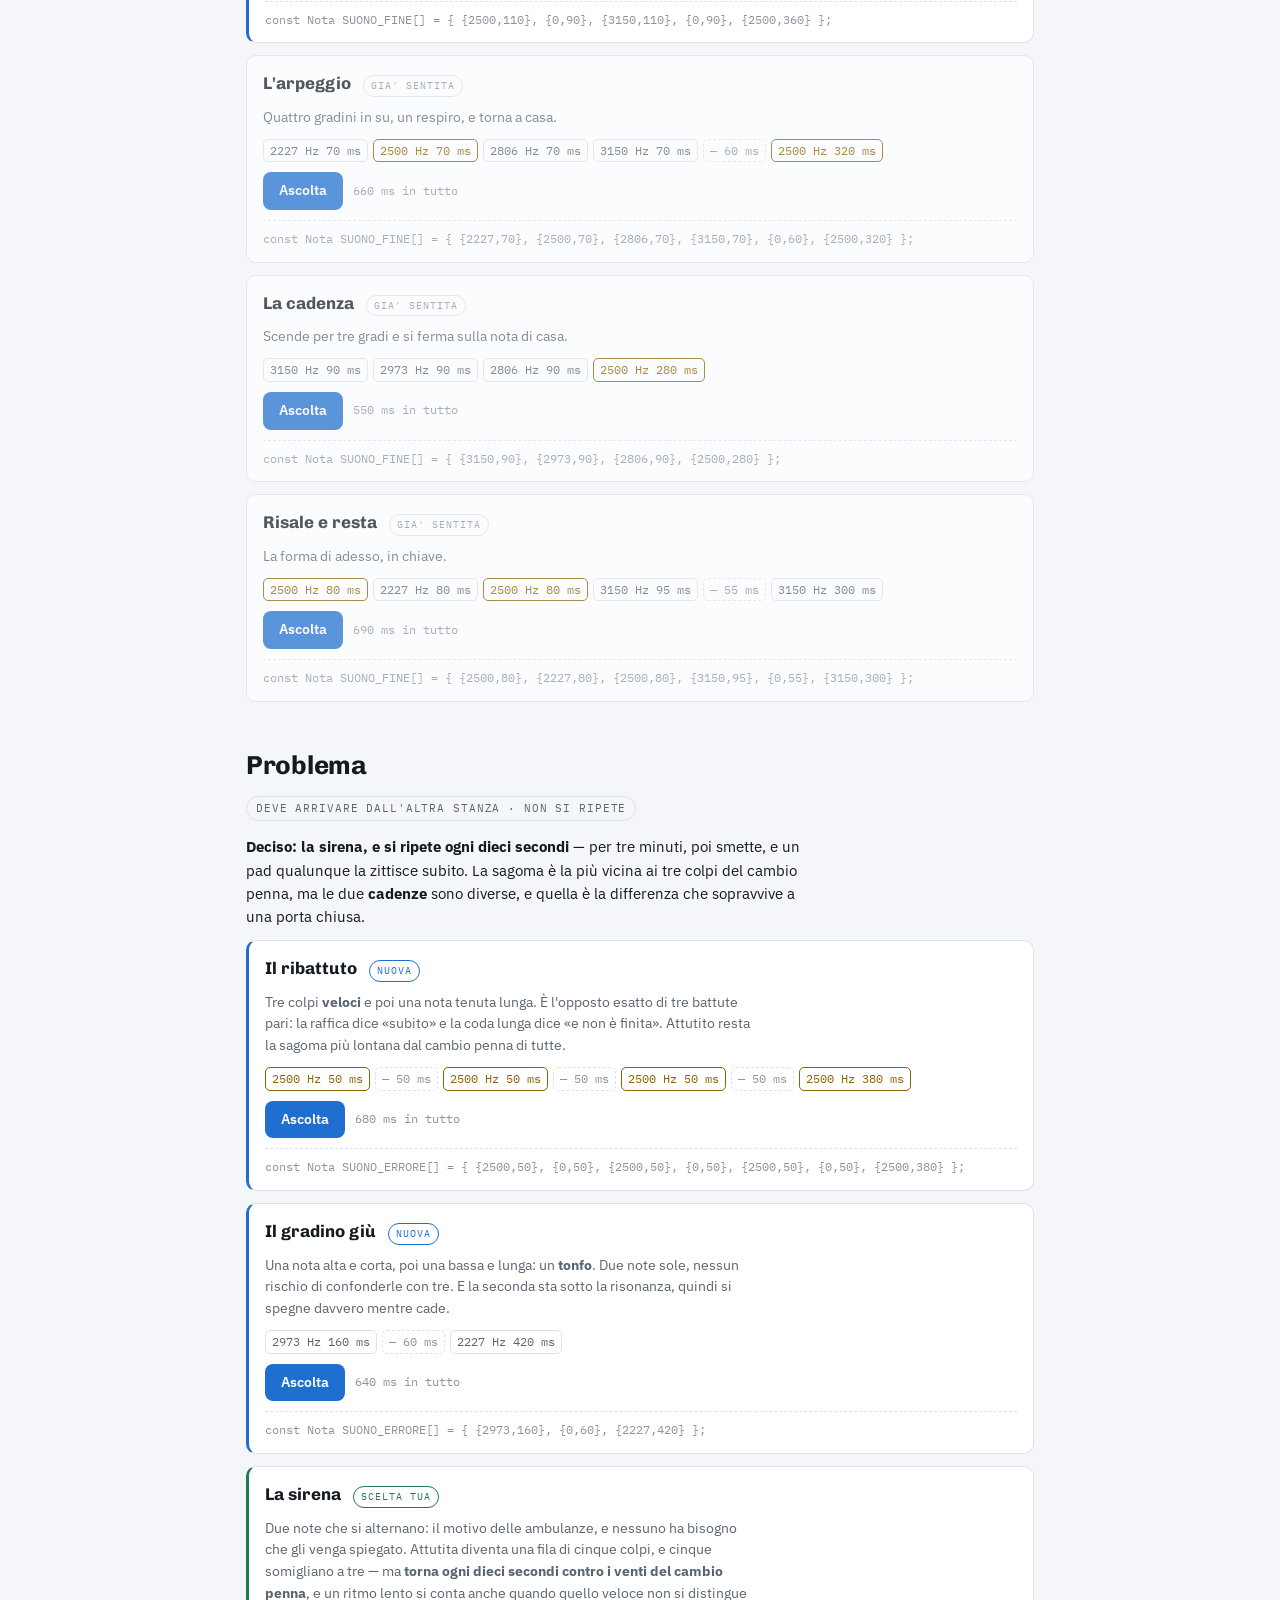
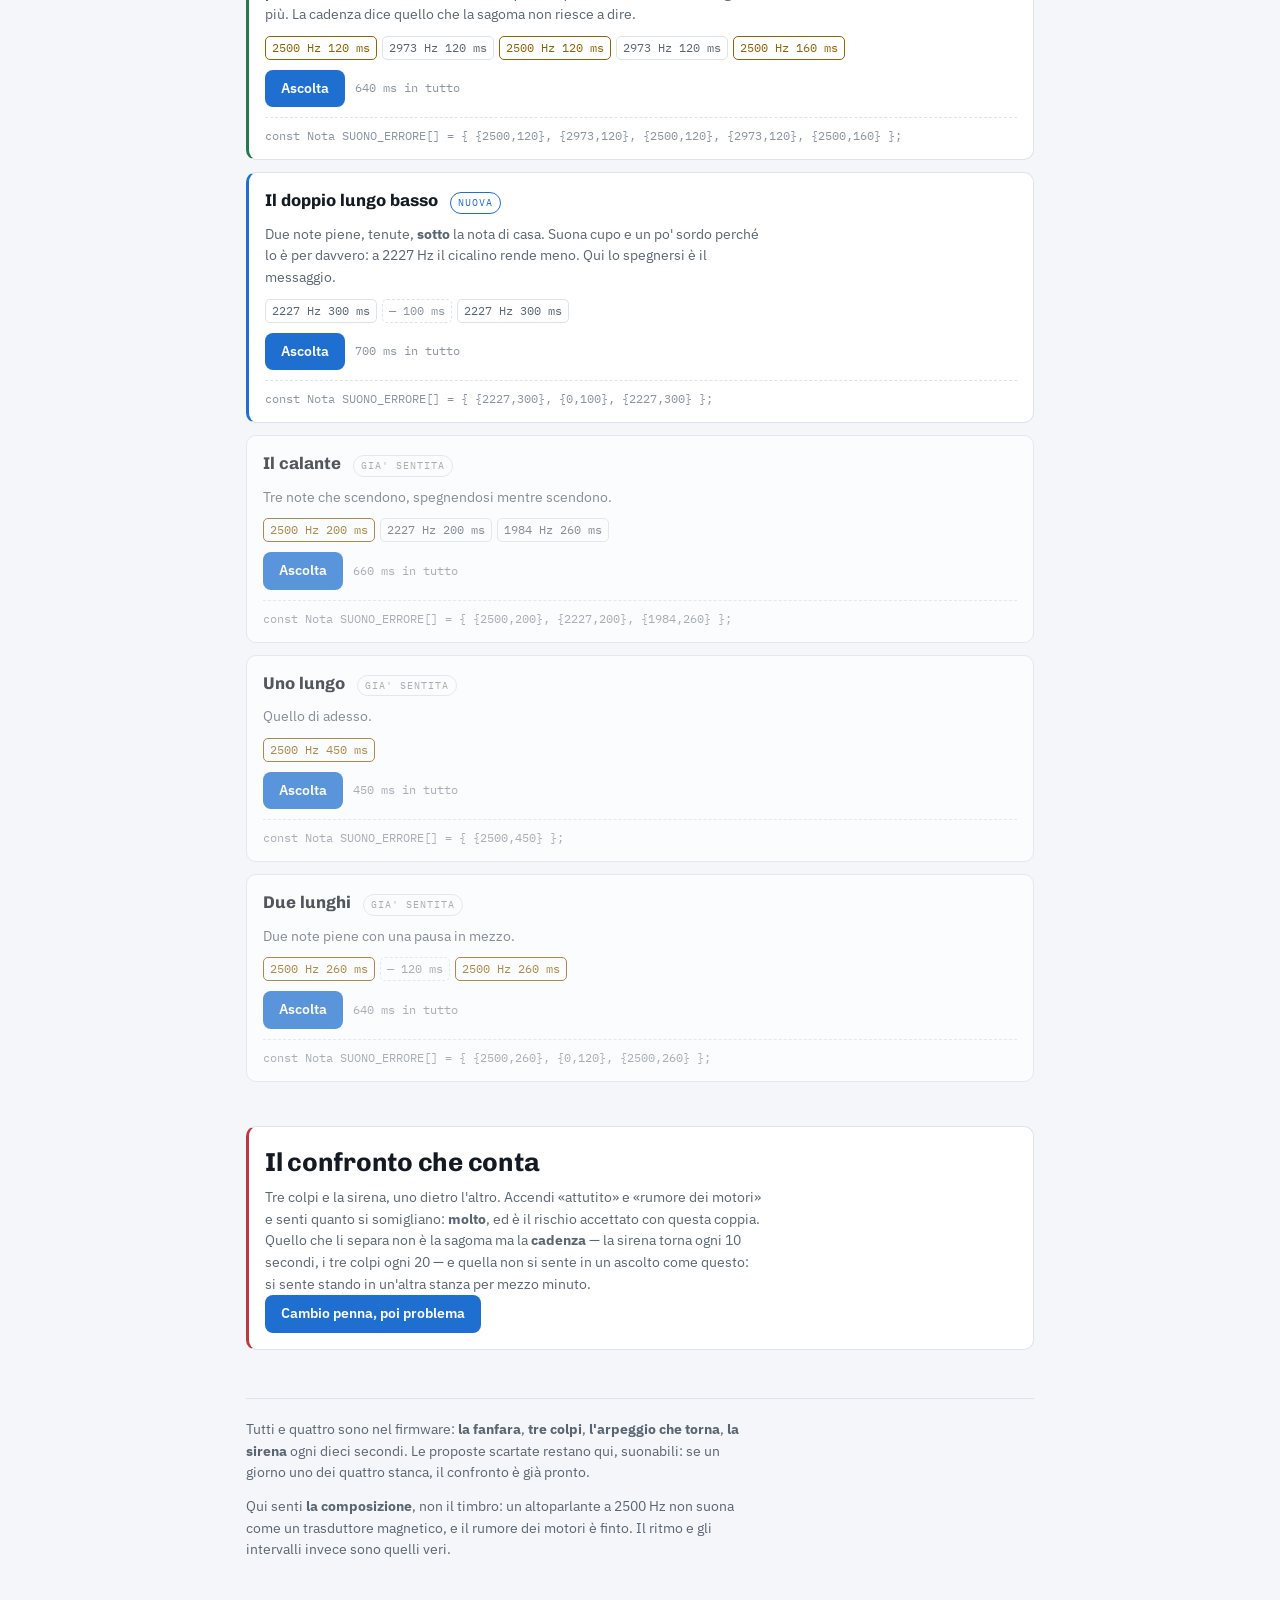
<file: schermo/suoni.html>
<!DOCTYPE html>
<html lang="it">
<head>
<meta charset="utf-8">
<meta name="viewport" content="width=device-width, initial-scale=1, viewport-fit=cover">
<!-- BANCO DEI SUONI. Copia autonoma della pagina pubblicata come artifact:
     si apre con un doppio clic, non serve niente. Si rifa' quando la
     risonanza cambia - per esempio se il telecomando finisce in una
     scatola, che la sposta per davvero (vedi `cicalino/cicalino.ino`).
     `vetro/suoni.py` controlla che le proposte segnate «scelta» siano
     identiche agli array del firmware: se divergono, questa pagina
     diventa una bugia che suona bene. -->
<style>:root { padding: env(safe-area-inset-top, 0px) 0 env(safe-area-inset-bottom, 0px) }</style>
<title>Suoni del telecomando</title>
<meta name="claude:viewport-fit-sides" content="cover">
<link rel="stylesheet" href="https://fonts.googleapis.com/css2?family=Chivo:wght@700;900&family=IBM+Plex+Mono:wght@400;500&family=IBM+Plex+Sans:wght@400;600&display=swap">
<style>
/* Una colonna sola: il vincolo in alto, la barra dei comandi appiccicata,
   poi i quattro suoni come schede di laboratorio. Colori presi dalla
   tavolozza del vetro del telecomando (RGB565 convertiti in esadecimale). */
:root {
  --fondo: #0A0D12;
  --scheda: #11161E;
  --orlo: #1F2834;
  --testo: #E6EAF0;
  --smorto: #97A1B0;
  --fioco: #6B7686;
  --blu: #4C9AFF;
  --rosso: #E05252;
  --ambra: #E0A63A;
  --verde: #43B581;
  --display: "Chivo", "Helvetica Neue", Arial, sans-serif;
  --corpo: "IBM Plex Sans", system-ui, -apple-system, sans-serif;
  --mono: "IBM Plex Mono", ui-monospace, "SF Mono", Menlo, monospace;
  --suPlay: #06080C;
  color-scheme: dark;
}
@media (prefers-color-scheme: light) {
  :root:not([data-theme="dark"]) {
    --fondo: #F4F6F9; --scheda: #FFFFFF; --orlo: #DDE3EB;
    --testo: #141A22; --smorto: #5A6572; --fioco: #8A939F;
    --blu: #1F6FD0; --rosso: #BE3A3A; --ambra: #8E6205; --verde: #227A51;
    --suPlay: #FFFFFF;
    color-scheme: light;
  }
}
:root[data-theme="light"] {
  --fondo: #F4F6F9; --scheda: #FFFFFF; --orlo: #DDE3EB;
  --testo: #141A22; --smorto: #5A6572; --fioco: #8A939F;
  --blu: #1F6FD0; --rosso: #BE3A3A; --ambra: #8E6205; --verde: #227A51;
  --suPlay: #FFFFFF;
  color-scheme: light;
}

* { box-sizing: border-box }
/* Sotto la barra di sistema del telefono niente deve scorrere in vista:
   la fascia la dipinge il fondo della pagina. */
body::before {
  content: ""; position: fixed; inset: 0 0 auto;
  height: env(safe-area-inset-top, 0px); z-index: 11; background: var(--fondo);
}
body {
  background: var(--fondo); color: var(--testo);
  font-family: var(--corpo); font-size: 15px; line-height: 1.55;
  margin: 0;
}
.foglio {
  max-width: 820px; margin: 0 auto;
  padding-left: max(16px, env(safe-area-inset-left, 0px));
  padding-right: max(16px, env(safe-area-inset-right, 0px));
  padding-block: 40px 64px;
}
h1 {
  font-family: var(--display); font-weight: 900;
  font-size: clamp(30px, 7vw, 46px); line-height: 1.05;
  letter-spacing: -0.02em; margin: 0 0 10px; text-wrap: balance;
}
h2 {
  font-family: var(--display); font-weight: 700;
  font-size: clamp(20px, 4.4vw, 26px); letter-spacing: -0.01em;
  margin: 0 0 4px; text-wrap: balance;
}
p { margin: 0 0 12px; max-width: 64ch }
.guida {
  font-family: var(--mono); font-size: 11px; font-weight: 500;
  letter-spacing: 0.14em; text-transform: uppercase; color: var(--fioco);
  margin: 0 0 8px;
}
.occhiello { color: var(--ambra) }
.sommario { color: var(--smorto); font-size: 16px; max-width: 60ch }
.hz { font-variant-numeric: tabular-nums }
code, .mono { font-family: var(--mono); font-variant-numeric: tabular-nums }

/* --- il grafico della banda --- */
.banda {
  margin: 28px 0 8px; padding: 18px 0 6px;
  border-top: 1px solid var(--orlo); border-bottom: 1px solid var(--orlo);
}
.banda svg { display: block; width: 100%; height: auto; max-width: 100% }
.didascalia { color: var(--fioco); font-size: 13px; max-width: 60ch; margin: 10px 0 0 }

/* --- barra dei comandi --- */
.barra {
  position: sticky; top: env(safe-area-inset-top, 0px); z-index: 10;
  background: var(--scheda); border: 1px solid var(--orlo); border-radius: 10px;
  padding: 12px 14px; margin: 26px 0 34px;
  display: flex; flex-wrap: wrap; gap: 14px 18px; align-items: center;
}
.barra label { display: flex; align-items: center; gap: 8px; font-size: 13px; min-width: 0 }
.barra input[type="range"] { width: 110px }
.spegni {
  margin-left: auto; font: inherit; font-size: 13px;
  background: transparent; color: var(--smorto);
  border: 1px solid var(--orlo); border-radius: 7px;
  padding: 6px 12px; cursor: pointer;
}
.spegni:hover { color: var(--testo); border-color: var(--smorto) }

/* --- sezioni --- */
section { margin: 0 0 44px }
.ruolo {
  display: inline-block; font-family: var(--mono); font-size: 11px;
  letter-spacing: 0.08em; text-transform: uppercase;
  border: 1px solid var(--orlo); border-radius: 999px;
  padding: 3px 9px; color: var(--smorto); margin: 6px 0 14px;
}
.voci { display: grid; gap: 12px }
.voce {
  background: var(--scheda); border: 1px solid var(--orlo); border-radius: 10px;
  padding: 14px 16px; display: grid; gap: 10px;
}
.voce.suona { box-shadow: inset 0 0 0 1px var(--verde) }
.voce.st-scelta { border-left: 3px solid var(--verde) }
.voce.st-testa  { border-left: 3px solid var(--ambra) }
.voce.st-nuova  { border-left: 3px solid var(--blu) }
.voce.st-vista  { opacity: 0.72 }
.capo { display: flex; flex-wrap: wrap; gap: 8px 12px; align-items: baseline }
.nome { font-family: var(--display); font-weight: 700; font-size: 17px }
.bollo {
  font-family: var(--mono); font-size: 10px; letter-spacing: 0.1em;
  text-transform: uppercase; color: var(--ambra);
  border: 1px solid var(--ambra); border-radius: 999px; padding: 2px 7px;
  white-space: nowrap;
}
.bollo.verde  { color: var(--verde); border-color: var(--verde) }
.bollo.blu    { color: var(--blu);   border-color: var(--blu) }
.bollo.grigio { color: var(--fioco); border-color: var(--orlo) }
.perche { color: var(--smorto); font-size: 14px; margin: 0; max-width: 62ch }
.note { display: flex; flex-wrap: wrap; gap: 5px }
.nota {
  font-family: var(--mono); font-size: 11.5px;
  border: 1px solid var(--orlo); border-radius: 5px; padding: 2px 6px;
  color: var(--smorto); font-variant-numeric: tabular-nums;
}
.nota.radice { color: var(--ambra); border-color: var(--ambra) }
.nota.zitto { color: var(--fioco); border-style: dashed }
.coda { display: flex; flex-wrap: wrap; gap: 10px; align-items: center }
.play {
  font: inherit; font-weight: 600; font-size: 14px;
  background: var(--blu); color: var(--suPlay);
  border: 0; border-radius: 8px; padding: 8px 16px; cursor: pointer;
}
.play:hover { filter: brightness(1.12) }
.play:active { transform: translateY(1px) }
.sorgente {
  font-family: var(--mono); font-size: 11.5px; color: var(--fioco);
  overflow-x: auto; white-space: pre; min-width: 0;
  border-top: 1px dashed var(--orlo); padding-top: 9px;
}
.confronto {
  background: var(--scheda); border: 1px solid var(--orlo); border-left: 3px solid var(--rosso);
  border-radius: 10px; padding: 16px;
}
footer {
  margin-top: 48px; padding-top: 20px; border-top: 1px solid var(--orlo);
  color: var(--smorto); font-size: 14px;
}
button:focus-visible, input:focus-visible, a:focus-visible {
  outline: 2px solid var(--blu); outline-offset: 2px;
}
@media (prefers-reduced-motion: reduce) { * { transition: none !important } }
</style>
</head>
<body>


<div class="foglio">

  <p class="guida"><span class="occhiello">tutti e quattro scelti</span> · risonanza misurata 2500 Hz</p>
  <h1>Suoni del telecomando</h1>
  <p class="sommario">I quattro suoni del telecomando, scelti all'ascolto, più le proposte scartate. Si sentono con un'onda quadra, che è esattamente quello che <code>tone()</code> manda al cicalino.</p>

  <p>Il cicalino <strong>non ha volume</strong>: o commuta o non commuta. L'unica cosa che cambia quanto si sente è la frequenza, e il massimo sta a <strong class="hz">2500 Hz</strong>. Quindi le melodie non possono andare dove vogliono: più si allontanano da 2500, più si spengono.</p>

  <p>Sono costruite <strong>in chiave sul cicalino</strong>, con 2500 come <strong>DO</strong>. Quello che c'è sta tutto qui — dieci semitoni, e una scala maggiore dentro:</p>

  <p class="mono" style="color:var(--smorto);font-size:13px;overflow-x:auto;white-space:pre">sol 1873   la 2102   si 2360   <strong style="color:var(--ambra)">DO 2500</strong>   re 2806   mi 3150   fa 3338</p>

  <p>Sei gradi di scala più qualche cromatismo: abbastanza per un motivetto vero, e le melodie finiscono sul DO perché l'ultima nota è quella che deve arrivare.</p>

  <div class="banda">
    <svg viewBox="0 0 800 112" role="img" aria-label="Le quindici frequenze del torneo, la vincitrice a 2500 Hz, e le sei note usate dalle melodie">
      <g font-family="IBM Plex Mono, monospace" font-size="11" fill="#6B7686">
        <text x="20" y="14">la tavolozza: dieci semitoni intorno a 2500</text>
        <text x="20" y="104">le 15 frequenze del torneo</text>
      </g>
      <g id="disegnoBanda"></g>
    </svg>
    <p class="didascalia">Del picco sappiamo <strong>dove sta</strong>, non quanto è largo: il torneo confronta, non misura una curva. Per questo le melodie gli restano vicine invece di fidarsi di una banda che nessuno ha misurato.</p>
  </div>

  <div class="barra">
    <label for="vol">volume <input id="vol" type="range" min="0" max="100" value="22"></label>
    <label for="attutito"><input id="attutito" type="checkbox"> attutito, dall'altra stanza</label>
    <label for="motori"><input id="motori" type="checkbox"> rumore dei motori</label>
    <button class="spegni" id="spegni" type="button">Ferma tutto</button>
  </div>

  <div id="sezioni"></div>

  <section class="confronto">
    <h2>Il confronto che conta</h2>
    <p class="perche">Tre colpi e la sirena, uno dietro l'altro. Accendi «attutito» e «rumore dei motori» e senti quanto si somigliano: <strong>molto</strong>, ed è il rischio accettato con questa coppia. Quello che li separa non è la sagoma ma la <strong>cadenza</strong> — la sirena torna ogni 10 secondi, i tre colpi ogni 20 — e quella non si sente in un ascolto come questo: si sente stando in un'altra stanza per mezzo minuto.</p>
    <div class="coda">
      <button class="play" id="duePezzi" type="button">Cambio penna, poi problema</button>
      <span class="mono" id="qualiDue" style="color:var(--fioco);font-size:12px"></span>
    </div>
  </section>

  <footer>
    <p>Tutti e quattro sono nel firmware: <strong>la fanfara</strong>, <strong>tre colpi</strong>, <strong>l'arpeggio che torna</strong>, <strong>la sirena</strong> ogni dieci secondi. Le proposte scartate restano qui, suonabili: se un giorno uno dei quattro stanca, il confronto è già pronto.</p>
    <p>Qui senti <strong>la composizione</strong>, non il timbro: un altoparlante a 2500 Hz non suona come un trasduttore magnetico, e il rumore dei motori è finto. Il ritmo e gli intervalli invece sono quelli veri.</p>
  </footer>
</div>

<script>
/* ---- le proposte -------------------------------------------------- */
var R = 2500;                     /* la radice: la risonanza misurata */
var SCALA = { "-5": 1873, "-4": 1984, "-3": 2102, "-2": 2227, "-1": 2360,
              "0": R, "+1": 2649, "+2": 2806, "+3": 2973, "+4": 3150, "+5": 3338 };

var SUONI = [
  { id: "SUONO_PARTENZA", nome: "Partenza", ruolo: "la senti da vicino, non deve viaggiare",
    testo: "<strong>Deciso.</strong> La fanfara: sol do mi, do mi, do. Le altre restano per confronto.",
    voci: [
      { nome: "Si parte", stato: "nuova",
        perche: "Un motivetto vero, sette note in nove decimi di secondo: <strong>do re mi do \u2014 mi re do</strong>. Sale, gira, e torna a casa. \u00c8 la frase pi\u00f9 corta che suoni finita invece di interrotta, e finisce sulla nota pi\u00f9 forte.",
        note: [[2500,90],[2806,90],[3150,90],[2500,90],[3150,110],[2806,170],[2500,260]] },
      { nome: "Il campanile", stato: "nuova",
        perche: "La prima frase dei quarti di Westminster \u2014 l'orologio \u2014 che per caso sta tutta dentro alla nostra banda: <strong>mi do re sol</strong>. Quattro note lunghe, un secondo pieno. Un difetto noto: l'ultima nota sta un quarto sotto la risonanza, quindi \u00e8 la pi\u00f9 debole delle quattro. All'avvio sei l\u00ec, e la discesa che si smorza suona anche bene.",
        note: [[3150,210],[2500,210],[2806,210],[1873,420]] },
      { nome: "La giostra", stato: "nuova",
        perche: "Nove note: una cellula di tre che si ripete due volte, poi una terza che cambia e chiude. \u00c8 come lavorano le scatole musicali \u2014 e un plotter che parte a disegnare \u00e8 la stessa famiglia di macchine.",
        note: [[2500,80],[3150,80],[2806,80],[2500,80],[3150,80],[2806,80],[3150,100],[2806,100],[2500,260]] },
      { nome: "La fanfara", stato: "scelta",
        perche: "<strong>sol do mi \u2014 do mi \u2014 do</strong>: una quarta, una terza, e il rimbalzo. \u00c8 la forma delle trombe militari, che esiste perch\u00e9 usa solo le note che uno strumento senza tasti sa fare \u2014 e il nostro cicalino \u00e8 esattamente uno strumento senza tasti.",
        note: [[1873,90],[2500,90],[3150,140],[2500,90],[3150,90],[2500,260]] },
      { nome: "Tre scalini", stato: "vista",
        perche: "Due toni interi che salgono dalla nota di casa: la forma di adesso, rimessa in chiave su 2500.",
        note: [[2500,55],[2806,55],[3150,85]] },
      { nome: "Il salto", stato: "vista",
        perche: "Scende, salta su, e si posa sulla nota di casa tenuta.",
        note: [[2227,50],[3150,50],[2500,120]] },
      { nome: "Due note sole", stato: "vista",
        perche: "Una terza maggiore in su e basta.",
        note: [[2500,60],[3150,110]] }
    ] },

  { id: "SUONO_PENNA", nome: "Cambio penna", ruolo: "deve arrivare dall'altra stanza \u00b7 si ripete ogni 20 s",
    testo: "<strong>Deciso.</strong> Tre colpi sulla nota di casa: tutto su una frequenza, perch\u00e9 attutito da una porta le altezze diventano uguali e quello che sopravvive \u00e8 il ritmo. Le altre due restano qui solo per confronto.",
    voci: [
      { nome: "Tre colpi", stato: "scelta",
        perche: "Tre battute da 90 ms. Tre \u00e8 un numero che si conta anche attutito, e nessuno degli altri suoni ha questa sagoma.",
        note: [[2500,90],[0,70],[2500,90],[0,70],[2500,90]] },
      { nome: "Lungo-corto", stato: "vista",
        perche: "La testa lunga portava pi\u00f9 lontano, ma \u00e8 un ritmo meno riconoscibile di tre colpi contati.",
        note: [[2500,220],[0,90],[2500,90]] },
      { nome: "Due colpi", stato: "vista",
        perche: "Quello di adesso.",
        note: [[2500,70],[0,70],[2500,70]] }
    ] },

  { id: "SUONO_FINE", nome: "Fine stampa", ruolo: "la senti da vicino \u00b7 non si ripete",
    testo: "<strong>Deciso.</strong> L'arpeggio che sale, tocca il tetto e rif\u00e0 la strada all'indietro fino al DO tenuto. Le altre restano per confronto.",
    voci: [
      { nome: "L'arpeggio che torna", stato: "scelta",
        perche: "Il tuo arpeggio, ma invece di saltare a casa ci <strong>ritorna scendendo</strong>: sale, tocca il tetto, e rifa la strada all'indietro. Un arco che si richiude si sente come finito; un salto si sente come interrotto.",
        note: [[2227,65],[2500,65],[2806,65],[3150,120],[2806,65],[2500,300]] },
      { nome: "Il doppio rintocco", stato: "nuova",
        perche: "Due coppie che scendono, come un orologio che batte: «din-don, din-d\u00f2n». Non \u00e8 una scala, \u00e8 un <strong>gesto</strong>, e i gesti si riconoscono da lontano meglio delle melodie.",
        note: [[3150,90],[2500,90],[0,80],[3150,90],[2500,300]] },
      { nome: "La scaletta che si siede", stato: "nuova",
        perche: "Scende quattro gradini <strong>oltre</strong> la nota di casa e poi ci risale sopra per fermarsi. Quel piccolo gradino in su alla fine \u00e8 il modo pi\u00f9 vecchio che la musica abbia di dire «ecco, \u00e8 a posto».",
        note: [[3338,70],[2973,70],[2649,70],[2360,70],[2500,320]] },
      { nome: "Il respiro", stato: "nuova",
        perche: "Tre note lunghe con l'aria in mezzo: casa, su, casa. Nessuna fretta \u2014 ed \u00e8 giusto, perch\u00e9 \u00e8 l'unico suono che arriva quando non c'\u00e8 pi\u00f9 niente da fare.",
        note: [[2500,110],[0,90],[3150,110],[0,90],[2500,360]] },
      { nome: "L'arpeggio", stato: "vista",
        perche: "Quattro gradini in su, un respiro, e torna a casa.",
        note: [[2227,70],[2500,70],[2806,70],[3150,70],[0,60],[2500,320]] },
      { nome: "La cadenza", stato: "vista",
        perche: "Scende per tre gradi e si ferma sulla nota di casa.",
        note: [[3150,90],[2973,90],[2806,90],[2500,280]] },
      { nome: "Risale e resta", stato: "vista",
        perche: "La forma di adesso, in chiave.",
        note: [[2500,80],[2227,80],[2500,80],[3150,95],[0,55],[3150,300]] }
    ] },

  { id: "SUONO_ERRORE", nome: "Problema", ruolo: "deve arrivare dall'altra stanza \u00b7 non si ripete",
    testo: "<strong>Deciso: la sirena, e si ripete ogni dieci secondi</strong> \u2014 per tre minuti, poi smette, e un pad qualunque la zittisce subito. La sagoma \u00e8 la pi\u00f9 vicina ai tre colpi del cambio penna, ma le due <strong>cadenze</strong> sono diverse, e quella \u00e8 la differenza che sopravvive a una porta chiusa.",
    voci: [
      { nome: "Il ribattuto", stato: "nuova",
        perche: "Tre colpi <strong>veloci</strong> e poi una nota tenuta lunga. \u00c8 l'opposto esatto di tre battute pari: la raffica dice «subito» e la coda lunga dice «e non \u00e8 finita». Attutito resta la sagoma pi\u00f9 lontana dal cambio penna di tutte.",
        note: [[2500,50],[0,50],[2500,50],[0,50],[2500,50],[0,50],[2500,380]] },
      { nome: "Il gradino gi\u00f9", stato: "nuova",
        perche: "Una nota alta e corta, poi una bassa e lunga: un <strong>tonfo</strong>. Due note sole, nessun rischio di confonderle con tre. E la seconda sta sotto la risonanza, quindi si spegne davvero mentre cade.",
        note: [[2973,160],[0,60],[2227,420]] },
      { nome: "La sirena", stato: "scelta",
        perche: "Due note che si alternano: il motivo delle ambulanze, e nessuno ha bisogno che gli venga spiegato. Attutita diventa una fila di cinque colpi, e cinque somigliano a tre \u2014 ma <strong>torna ogni dieci secondi contro i venti del cambio penna</strong>, e un ritmo lento si conta anche quando quello veloce non si distingue pi\u00f9. La cadenza dice quello che la sagoma non riesce a dire.",
        note: [[2500,120],[2973,120],[2500,120],[2973,120],[2500,160]] },
      { nome: "Il doppio lungo basso", stato: "nuova",
        perche: "Due note piene, tenute, <strong>sotto</strong> la nota di casa. Suona cupo e un po' sordo perch\u00e9 lo \u00e8 per davvero: a 2227 Hz il cicalino rende meno. Qui lo spegnersi \u00e8 il messaggio.",
        note: [[2227,300],[0,100],[2227,300]] },
      { nome: "Il calante", stato: "vista",
        perche: "Tre note che scendono, spegnendosi mentre scendono.",
        note: [[2500,200],[2227,200],[1984,260]] },
      { nome: "Uno lungo", stato: "vista",
        perche: "Quello di adesso.",
        note: [[2500,450]] },
      { nome: "Due lunghi", stato: "vista",
        perche: "Due note piene con una pausa in mezzo.",
        note: [[2500,260],[0,120],[2500,260]] }
    ] }
];

/* ---- audio -------------------------------------------------------- */
var ctx = null, maestro = null, filtro = null, vivi = [], rumore = null, rumoreGuad = null;

function avvia() {
  if (!ctx) {
    var AC = window.AudioContext || window.webkitAudioContext;
    ctx = new AC();
    maestro = ctx.createGain();
    filtro = ctx.createBiquadFilter();
    filtro.type = "lowpass";
    filtro.frequency.value = 20000;
    maestro.connect(filtro);
    filtro.connect(ctx.destination);
    rumoreGuad = ctx.createGain();
    rumoreGuad.gain.value = 0;
    rumoreGuad.connect(ctx.destination);
  }
  if (ctx.state === "suspended") ctx.resume();
  applicaComandi();
  return ctx;
}

function applicaComandi() {
  if (!ctx) return;
  var v = document.getElementById("vol").value / 100;
  var muto = document.getElementById("attutito").checked;
  /* Una porta chiusa si porta via gli acuti e una ventina di decibel:
     il filtro e il taglio di guadagno stanno insieme per questo. */
  maestro.gain.value = v * 0.7 * (muto ? 0.16 : 1);
  filtro.frequency.value = muto ? 1150 : 20000;
  var mot = document.getElementById("motori").checked;
  if (mot && !rumore) accendiMotori();
  if (rumoreGuad) rumoreGuad.gain.value = mot ? v * 0.09 : 0;
}

function accendiMotori() {
  /* Rumore finto dei passo-passo: rumore bianco limitato in alto, con una
     gobba dove i motori cantano. Serve a dare un'idea, non a misurare. */
  var n = ctx.sampleRate * 2, buf = ctx.createBuffer(1, n, ctx.sampleRate), d = buf.getChannelData(0);
  var ultimo = 0;
  for (var i = 0; i < n; i++) {
    var b = Math.random() * 2 - 1;
    ultimo = (ultimo + 0.09 * b) / 1.09;
    d[i] = ultimo * 3.2 + b * 0.35;
  }
  rumore = ctx.createBufferSource();
  rumore.buffer = buf; rumore.loop = true;
  var passa = ctx.createBiquadFilter();
  passa.type = "peaking"; passa.frequency.value = 1400; passa.Q.value = 1.1; passa.gain.value = 9;
  var tetto = ctx.createBiquadFilter();
  tetto.type = "lowpass"; tetto.frequency.value = 5200;
  rumore.connect(passa); passa.connect(tetto); tetto.connect(rumoreGuad);
  rumore.start();
}

function fermaNote() {
  vivi.forEach(function (o) { try { o.stop(); } catch (e) {} });
  vivi = [];
  document.querySelectorAll(".voce.suona").forEach(function (e) { e.classList.remove("suona"); });
}

function suona(note, scheda, da) {
  avvia();
  /* Con `da` si sta accodando a una sequenza che sta ancora suonando (il
     confronto fra i due allarmi): spegnere qui ammazzerebbe la prima. */
  if (da === undefined) fermaNote();
  if (scheda) {
    scheda.classList.add("suona");
    var tot = note.reduce(function (s, n) { return s + n[1]; }, 0);
    setTimeout(function () { scheda.classList.remove("suona"); }, tot + 60);
  }
  var t = (da || ctx.currentTime + 0.04);
  note.forEach(function (n) {
    var dur = n[1] / 1000;
    if (n[0] > 0) {
      var o = ctx.createOscillator(), g = ctx.createGain();
      o.type = "square";                 /* come tone(): onda quadra */
      o.frequency.value = n[0];
      g.gain.setValueAtTime(0, t);
      g.gain.linearRampToValueAtTime(1, t + 0.003);
      g.gain.setValueAtTime(1, Math.max(t + 0.004, t + dur - 0.003));
      g.gain.linearRampToValueAtTime(0, t + dur);
      o.connect(g); g.connect(maestro);
      o.start(t); o.stop(t + dur + 0.01);
      vivi.push(o);
    }
    t += dur;
  });
  return t;
}

/* ---- la pagina ---------------------------------------------------- */
function nomeNota(hz) {
  if (hz === 0) return "zitto";
  var migliore = null, diff = 1e9;
  for (var k in SCALA) {
    var d = Math.abs(SCALA[k] - hz);
    if (d < diff) { diff = d; migliore = k; }
  }
  return migliore === "0" ? "casa" : migliore;
}

function sorgente(id, note) {
  var pezzi = note.map(function (n) { return "{" + n[0] + "," + n[1] + "}"; }).join(", ");
  return "const Nota " + id + "[] = { " + pezzi + " };";
}

function costruisci() {
  var dove = document.getElementById("sezioni");
  SUONI.forEach(function (s) {
    var sez = document.createElement("section");
    var h = document.createElement("h2"); h.textContent = s.nome; sez.appendChild(h);
    var r = document.createElement("div"); r.className = "ruolo"; r.textContent = s.ruolo; sez.appendChild(r);
    var p = document.createElement("p"); p.innerHTML = s.testo; sez.appendChild(p);

    var lista = document.createElement("div"); lista.className = "voci";
    s.voci.forEach(function (v) {
      var card = document.createElement("div");
      card.className = "voce st-" + (v.stato || "vista");

      var capo = document.createElement("div"); capo.className = "capo";
      var nome = document.createElement("span"); nome.className = "nome"; nome.textContent = v.nome;
      capo.appendChild(nome);
      var BOLLI = {
        scelta: ["scelta tua", "verde"],
        testa:  ["la tua preferita", ""],
        nuova:  ["nuova", "blu"],
        vista:  ["gia' sentita", "grigio"]
      };
      var bo = BOLLI[v.stato || "vista"];
      var b1 = document.createElement("span");
      b1.className = "bollo " + bo[1]; b1.textContent = bo[0];
      capo.appendChild(b1);
      if (v.mia) {
        var b2 = document.createElement("span"); b2.className = "bollo"; b2.textContent = "la mia";
        capo.appendChild(b2);
      }
      card.appendChild(capo);

      var per = document.createElement("p"); per.className = "perche"; per.innerHTML = v.perche;
      card.appendChild(per);

      var nn = document.createElement("div"); nn.className = "note";
      v.note.forEach(function (n) {
        var e = document.createElement("span");
        e.className = "nota" + (n[0] === R ? " radice" : n[0] === 0 ? " zitto" : "");
        e.textContent = (n[0] === 0 ? "—" : n[0] + " Hz") + "  " + n[1] + " ms";
        e.title = nomeNota(n[0]);
        nn.appendChild(e);
      });
      card.appendChild(nn);

      var coda = document.createElement("div"); coda.className = "coda";
      var bt = document.createElement("button");
      bt.className = "play"; bt.type = "button"; bt.textContent = "Ascolta";
      bt.addEventListener("click", function () { suona(v.note, card); });
      coda.appendChild(bt);
      var tot = document.createElement("span");
      tot.className = "mono"; tot.style.color = "var(--fioco)"; tot.style.fontSize = "12px";
      tot.textContent = v.note.reduce(function (a, n) { return a + n[1]; }, 0) + " ms in tutto";
      coda.appendChild(tot);
      card.appendChild(coda);

      var src = document.createElement("div"); src.className = "sorgente";
      src.textContent = sorgente(s.id, v.note);
      card.appendChild(src);

      lista.appendChild(card);
    });
    sez.appendChild(lista);
    dove.appendChild(sez);
  });
}

/* Il grafico: scala logaritmica, perche' le altezze si sentono in rapporti. */
function disegnaBanda() {
  var TORNEO = [1000,1120,1260,1410,1580,1780,2000,2240,2500,2800,3150,3550,4000,4500,5000];
  var g = document.getElementById("disegnoBanda");
  var x0 = 20, x1 = 780, f0 = 950, f1 = 5300;
  function X(f) { return x0 + (Math.log(f) - Math.log(f0)) / (Math.log(f1) - Math.log(f0)) * (x1 - x0); }
  var out = '<line x1="' + x0 + '" y1="62" x2="' + x1 + '" y2="62" stroke="#1F2834" stroke-width="1"/>';
  TORNEO.forEach(function (f) {
    var vinta = (f === 2500);
    out += '<line x1="' + X(f).toFixed(1) + '" y1="62" x2="' + X(f).toFixed(1) + '" y2="' +
           (vinta ? 80 : 72) + '" stroke="' + (vinta ? "#E0A63A" : "#6B7686") +
           '" stroke-width="' + (vinta ? 2.5 : 1) + '"/>';
  });
  [1000, 2000, 5000].forEach(function (f) {
    out += '<text x="' + X(f).toFixed(1) + '" y="92" fill="#6B7686" font-family="IBM Plex Mono, monospace" ' +
           'font-size="10" text-anchor="middle">' + (f / 1000) + ' kHz</text>';
  });
  out += '<circle cx="' + X(2500).toFixed(1) + '" cy="62" r="4.5" fill="#E0A63A"/>';
  out += '<text x="' + X(2500).toFixed(1) + '" y="52" fill="#E0A63A" font-family="IBM Plex Mono, monospace" ' +
         'font-size="12" font-weight="500" text-anchor="middle">2500</text>';
  var usate = [1873, 1984, 2102, 2227, 2360, 2500, 2649, 2806, 2973, 3150, 3338];
  usate.forEach(function (f) {
    var casa = (f === 2500);
    out += '<line x1="' + X(f).toFixed(1) + '" y1="22" x2="' + X(f).toFixed(1) + '" y2="36" stroke="' +
           (casa ? "#E0A63A" : "#4C9AFF") + '" stroke-width="' + (casa ? 2.5 : 2) + '"/>';
  });
  out += '<line x1="' + X(1873).toFixed(1) + '" y1="36" x2="' + X(3338).toFixed(1) +
         '" y2="36" stroke="#4C9AFF" stroke-width="1" stroke-dasharray="3 3"/>';
  g.innerHTML = out;
}

document.getElementById("spegni").addEventListener("click", function () {
  fermaNote();
  document.getElementById("motori").checked = false;
  applicaComandi();
});
["vol", "attutito", "motori"].forEach(function (id) {
  document.getElementById(id).addEventListener("input", function () { avvia(); applicaComandi(); });
});

document.getElementById("duePezzi").addEventListener("click", function () {
  avvia();
  function pesca(s) {
    for (var i = 0; i < s.voci.length; i++)
      if (s.voci[i].stato === "scelta" || s.voci[i].mia) return s.voci[i];
    return s.voci[0];
  }
  var penna = pesca(SUONI[1]), err = pesca(SUONI[3]);
  document.getElementById("qualiDue").textContent = penna.nome + " · poi · " + err.nome;
  var fine = suona(penna.note, null);
  suona(err.note, null, fine + 0.75);
});

costruisci();
disegnaBanda();
</script>

</body>
</html>
</file>
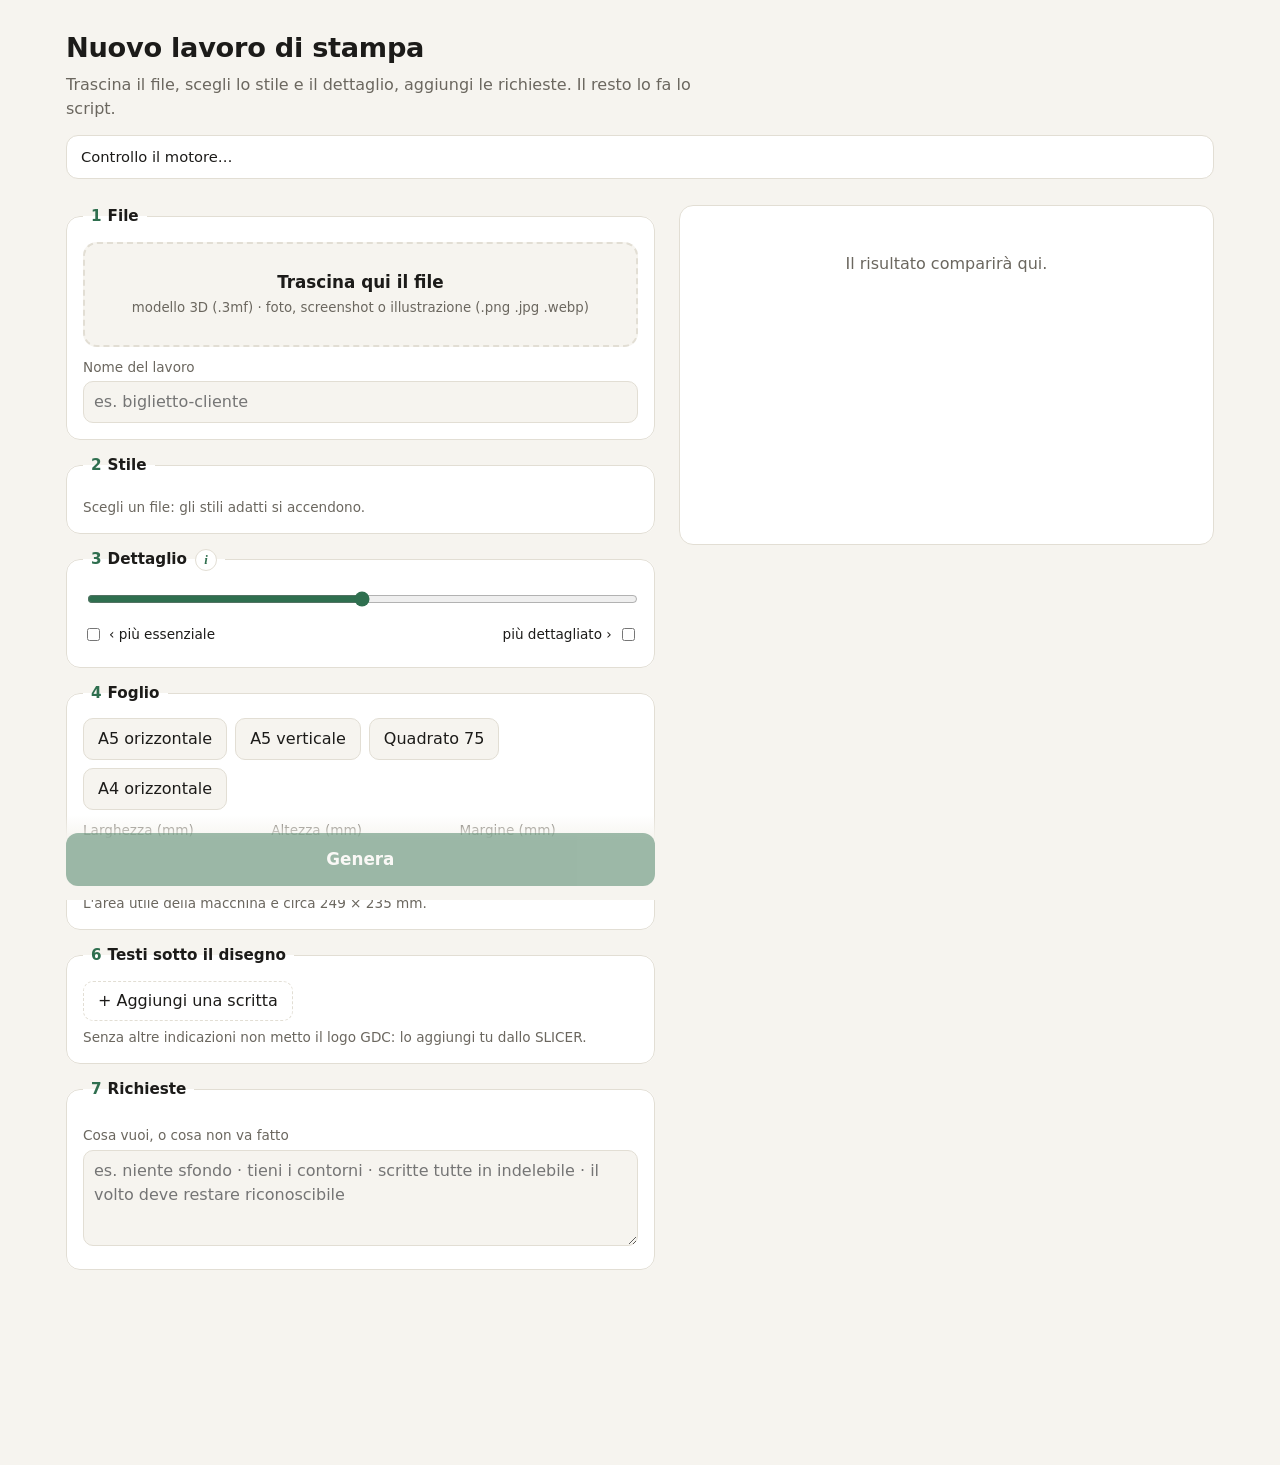
<file: stampe/strumento/template.html>
<!doctype html>
<html lang="it">
<head>
<meta charset="utf-8">
<meta name="viewport" content="width=device-width,initial-scale=1">
<title>Nuovo lavoro di stampa</title>
<style>
:root{--bg:#f6f4ef;--card:#fff;--ink:#1c1b19;--mut:#6b675f;--line:#e2ded4;--acc:#2f6f4f;--acc-ink:#fff;--acc2:#e9f1ec;--bad:#9a3b2e;--warn:#8a6200}
@media (prefers-color-scheme:dark){:root{--bg:#171715;--card:#22211f;--ink:#efece4;--mut:#a39f94;--line:#383630;--acc:#7fc29c;--acc-ink:#10231a;--acc2:#1f2e26;--bad:#e08b7d;--warn:#e0b45a}}
*{box-sizing:border-box}
body{margin:0;background:var(--bg);color:var(--ink);font:16px/1.5 system-ui,-apple-system,Segoe UI,Roboto,sans-serif}
.w{max-width:1180px;margin:0 auto;padding:0 16px 96px}
header{padding:28px 0 6px}h1{margin:0;font-size:1.7rem;letter-spacing:-.01em}header p{margin:4px 0 0;color:var(--mut);max-width:64ch}
.modo{margin:14px 0 0;padding:10px 14px;border-radius:12px;font-size:.92rem;border:1px solid var(--line);background:var(--card)}
.modo.on{background:var(--acc2);border-color:var(--acc)}.modo.off{border-color:var(--warn)}
.app{display:grid;grid-template-columns:minmax(0,1.1fr) minmax(0,1fr);gap:24px;margin-top:20px;align-items:start}
@media (max-width:900px){.app{grid-template-columns:1fr}}
.col-dx{position:sticky;top:12px}@media (max-width:900px){.col-dx{position:static}}
fieldset{border:1px solid var(--line);border-radius:14px;background:var(--card);margin:0 0 14px;padding:14px 16px 16px}
legend{padding:0 8px;font-weight:600;font-size:.95rem}legend span{color:var(--acc);margin-right:6px}
label{display:block;font-size:.85rem;color:var(--mut);margin:10px 0 4px}
input[type=text],input[type=number],select,textarea{width:100%;font:inherit;color:inherit;background:var(--bg);border:1px solid var(--line);border-radius:10px;padding:8px 10px}
textarea{min-height:96px;resize:vertical}
input:focus-visible,select:focus-visible,textarea:focus-visible,button:focus-visible{outline:3px solid var(--acc);outline-offset:1px}
.riga{display:grid;grid-template-columns:repeat(auto-fit,minmax(110px,1fr));gap:10px}
#drop{border:2px dashed var(--line);border-radius:14px;padding:26px 14px;text-align:center;background:var(--bg);cursor:pointer;transition:border-color .15s,background .15s}
#drop.sopra,#drop:hover{border-color:var(--acc);background:var(--acc2)}
#drop b{display:block;font-size:1.05rem}#drop small{color:var(--mut)}
#fileinfo{display:flex;gap:12px;align-items:center;margin-top:10px}#fileinfo img{width:72px;height:72px;object-fit:cover;border-radius:8px;border:1px solid var(--line)}
#fileinfo div{min-width:0;overflow-wrap:anywhere}#fileinfo small{color:var(--mut);display:block}
.seg{display:flex;flex-wrap:wrap;gap:8px}
.seg button,.stili button{font:inherit;color:inherit;background:var(--bg);border:1px solid var(--line);border-radius:10px;padding:8px 14px;cursor:pointer}
.seg button[aria-pressed=true],.stili button[aria-pressed=true]{background:var(--acc);color:var(--acc-ink);border-color:var(--acc)}
.stili{display:grid;grid-template-columns:repeat(auto-fill,minmax(150px,1fr));gap:8px}
.stili button{text-align:left;padding:10px 12px}.stili button b{display:block}.stili button small{display:block;opacity:.8;font-size:.78rem;line-height:1.25;margin-top:2px}
.stili button:disabled{opacity:.38;cursor:not-allowed}
.slider{padding:4px 2px 0}.slider input{width:100%;accent-color:var(--acc)}
.tacche{display:flex;justify-content:space-between;font-size:.82rem;color:var(--mut)}.tacche b{color:var(--ink)}
.nota{font-size:.85rem;color:var(--mut);margin:6px 0 0}
.testo{display:grid;grid-template-columns:1fr 78px 120px 34px;gap:8px;margin-bottom:8px;align-items:center}
.testo button{background:none;border:1px solid var(--line);border-radius:8px;color:var(--mut);cursor:pointer;height:36px}
.sec{background:none;border:1px dashed var(--line);border-radius:10px;color:var(--ink);padding:7px 14px;cursor:pointer;font:inherit}
details summary{cursor:pointer;color:var(--mut);font-size:.9rem;margin-top:12px}
.barra{position:sticky;bottom:0;background:linear-gradient(transparent,var(--bg) 30%);padding:18px 0 14px;margin-top:6px}
#genera{width:100%;font:inherit;font-weight:600;font-size:1.05rem;border:0;border-radius:12px;padding:14px;background:var(--acc);color:var(--acc-ink);cursor:pointer}
#genera:disabled{opacity:.45;cursor:not-allowed}
.pannello{border:1px solid var(--line);border-radius:14px;background:var(--card);padding:16px;min-height:340px}
.pannello h2{margin:0 0 8px;font-size:1.05rem}
.vuoto{color:var(--mut);padding:30px 8px;text-align:center}
.risultato img{display:block;width:100%;background:#fff;border:1px solid var(--line);border-radius:10px;cursor:zoom-in}
.risultato.z{overflow:auto;max-height:80vh}.risultato.z img{width:240%;max-width:none;cursor:zoom-out}
pre{background:var(--bg);border:1px solid var(--line);border-radius:10px;padding:10px 12px;font-size:.8rem;overflow:auto;white-space:pre-wrap;margin:10px 0}
.azioni{display:flex;flex-wrap:wrap;gap:8px;margin-top:10px}
.azioni a,.azioni button{font:inherit;text-decoration:none;color:inherit;background:var(--bg);border:1px solid var(--line);border-radius:10px;padding:8px 14px;cursor:pointer}
.azioni .primo{background:var(--acc);color:var(--acc-ink);border-color:var(--acc)}
.attesa{display:flex;gap:12px;align-items:center;padding:24px 4px}.giro{width:22px;height:22px;border:3px solid var(--line);border-top-color:var(--acc);border-radius:50%;animation:g 1s linear infinite}
@keyframes g{to{transform:rotate(360deg)}}
.err{color:var(--bad)}
.viste{margin-top:10px}.viste img{width:100%;border:1px solid var(--line);border-radius:10px;background:#fff;cursor:crosshair}
.hide{display:none !important}
.st{position:relative}.st>button:first-child{width:100%;padding-right:34px}
.i{position:absolute;right:7px;top:7px;width:22px;height:22px;border-radius:50%;border:1px solid var(--line);background:var(--card);color:var(--acc);font:italic 700 .8rem Georgia,serif;line-height:1;padding:0;cursor:help;display:inline-flex;align-items:center;justify-content:center}
.i:hover,.i:focus-visible{background:var(--acc);color:var(--acc-ink);border-color:var(--acc)}
legend .i{position:static;margin-left:8px;vertical-align:middle}
.stili .st>button:first-child[aria-pressed=true]+.i{background:var(--acc-ink);color:var(--acc);border-color:var(--acc-ink)}
#pop{position:fixed;z-index:60;background:var(--card);color:var(--ink);border:1px solid var(--line);border-radius:12px;box-shadow:0 12px 34px #0005;padding:10px 12px 12px;width:min(580px,94vw);display:none}
#pop h4{margin:0 0 2px;font-size:.92rem}#pop p{margin:0 0 8px;font-size:.8rem;color:var(--mut)}
#pop .gr{display:grid;grid-template-columns:repeat(auto-fit,minmax(118px,1fr));gap:8px}
#pop figure{margin:0;border:1px solid var(--line);border-radius:8px;overflow:hidden;background:#fff}
#pop figure.cur{outline:3px solid var(--acc)}
#pop img{display:block;width:100%;height:124px;object-fit:contain;background:#fff}
#pop figcaption{font-size:.7rem;padding:4px 6px;background:var(--card);border-top:1px solid var(--line);line-height:1.25}
#pop figcaption b{color:var(--acc)}
.ext{display:flex;justify-content:space-between;gap:12px;margin-top:10px}.ext label{display:flex;align-items:center;gap:6px;margin:0;font-size:.85rem;color:var(--ink);cursor:pointer}
.tacche{gap:4px}.tacche span{flex:1;text-align:center;font-size:.72rem;line-height:1.15}.tacche span:first-child{text-align:left}.tacche span:last-child{text-align:right}
.tacche .est{opacity:.65}
</style>
</head>
<body>
<div class="w">
<header>
  <h1>Nuovo lavoro di stampa</h1>
  <p>Trascina il file, scegli lo stile e il dettaglio, aggiungi le richieste. Il resto lo fa lo script.</p>
  <div id="modo" class="modo" role="status">Controllo il motore…</div>
</header>

<div class="app">
<div class="col-sx">

<fieldset><legend><span>1</span>File</legend>
  <div id="drop" tabindex="0" role="button" aria-label="Scegli o trascina un file">
    <b>Trascina qui il file</b>
    <small>modello 3D (.3mf) · foto, screenshot o illustrazione (.png .jpg .webp)</small>
    <input id="fileinput" type="file" class="hide" accept=".3mf,.model,.png,.jpg,.jpeg,.webp,.bmp,.tif,.tiff">
  </div>
  <div id="fileinfo" class="hide"><img id="thumb" alt=""><div><b id="fnome"></b><small id="fdim"></small></div></div>
  <div id="tipobox" class="hide">
    <label>Che immagine è?</label>
    <div class="seg" id="tipo">
      <button type="button" data-v="foto">Foto</button>
      <button type="button" data-v="screenshot">Screenshot di un modello 3D</button>
      <button type="button" data-v="illustrazione">Illustrazione / logo</button>
    </div>
  </div>
  <label for="nome">Nome del lavoro</label>
  <input id="nome" type="text" placeholder="es. biglietto-cliente" autocomplete="off">
</fieldset>

<fieldset><legend><span>2</span>Stile</legend>
  <div class="stili" id="stili"></div>
  <p class="nota" id="stilonota">Scegli un file: gli stili adatti si accendono.</p>
</fieldset>

<fieldset><legend><span>3</span>Dettaglio<button type="button" class="i" id="i-dett" aria-label="Esempi dei livelli di dettaglio">i</button></legend>
  <div class="slider"><input id="dett" type="range" min="0" max="2" step="1" value="1" aria-label="Livello di dettaglio">
    <div class="tacche" id="tacche"></div></div>
  <div class="ext"><label><input type="checkbox" id="ext-sx"> ‹ più essenziale</label><label>più dettagliato ›<input type="checkbox" id="ext-dx"></label></div>
  <p class="nota" id="dettnota"></p>
</fieldset>

<fieldset><legend><span>4</span>Foglio</legend>
  <div class="seg" id="fogli">
    <button type="button" data-w="210" data-h="148">A5 orizzontale</button>
    <button type="button" data-w="148" data-h="210">A5 verticale</button>
    <button type="button" data-w="75" data-h="75">Quadrato 75</button>
    <button type="button" data-w="297" data-h="210">A4 orizzontale</button>
  </div>
  <div class="riga">
    <div><label for="fw">Larghezza (mm)</label><input id="fw" type="number" min="20" max="600" value="210"></div>
    <div><label for="fh">Altezza (mm)</label><input id="fh" type="number" min="20" max="600" value="148"></div>
    <div><label for="fm">Margine (mm)</label><input id="fm" type="number" min="0" max="40" value="8"></div>
  </div>
  <p class="nota">L'area utile della macchina è circa 249 × 235 mm.</p>
</fieldset>

<fieldset id="box-vista" class="hide"><legend><span>5</span>Da dove guardare il modello</legend>
  <div class="riga">
    <div><label for="rz">Giro (rz): <b id="rzv"></b>°</label><input id="rz" type="range" min="-180" max="180" step="5" value="20"></div>
    <div><label for="rx">Inclinazione dall'alto (rx): <b id="rxv"></b>°</label><input id="rx" type="range" min="0" max="90" step="5" value="10"></div>
  </div>
  <p class="nota">0° = di fronte, 90° = dall'alto. Layer rende meglio da 35° in su; Rilievo di fronte.</p>
  <div class="azioni"><button type="button" id="btnviste" class="hide">Guarda da più angoli</button></div>
  <div id="viste" class="viste"></div>
</fieldset>

<fieldset id="box-opz" class="hide"><legend><span>5</span>Opzioni dello stile</legend>
  <div id="opz-fedele" class="hide">
    <div class="riga">
      <div><label for="o-colori">Colori d'inchiostro</label><input id="o-colori" type="number" min="1" max="6" value="1"></div>
      <div><label for="o-riemp">Riempimento a tratteggio (mm, 0 = no)</label><input id="o-riemp" type="number" min="0" max="10" step="0.1" value="0"></div>
    </div>
  </div>
  <div id="opz-linea" class="hide">
    <label><input id="o-hatesto" type="checkbox" checked> L'immagine ha una scritta sotto la grafica</label>
    <label for="o-testo">La scritta comincia a: <b id="o-testov">75</b>% dell'altezza</label>
    <input id="o-testo" type="range" min="30" max="95" step="1" value="75">
  </div>
</fieldset>

<fieldset id="box-crop" class="hide"><legend><span>5</span>Ritaglio (facoltativo)</legend>
  <div class="riga">
    <div><label for="c-su">Da sopra (px)</label><input id="c-su" type="number" min="0" value="0"></div>
    <div><label for="c-giu">Da sotto (px)</label><input id="c-giu" type="number" min="0" value="0"></div>
    <div><label for="c-sx">Da sinistra (px)</label><input id="c-sx" type="number" min="0" value="0"></div>
    <div><label for="c-dx">Da destra (px)</label><input id="c-dx" type="number" min="0" value="0"></div>
  </div>
  <p class="nota" id="cropnota">Pixel da togliere per lato (per esempio i pulsanti di un telefono).</p>
</fieldset>

<fieldset><legend><span>6</span>Testi sotto il disegno</legend>
  <div id="testi"></div>
  <button type="button" class="sec" id="addtesto">+ Aggiungi una scritta</button>
  <p class="nota">Senza altre indicazioni non metto il logo GDC: lo aggiungi tu dallo SLICER.</p>
</fieldset>

<fieldset><legend><span>7</span>Richieste</legend>
  <label for="note">Cosa vuoi, o cosa non va fatto</label>
  <textarea id="note" placeholder="es. niente sfondo · tieni i contorni · scritte tutte in indelebile · il volto deve restare riconoscibile"></textarea>
</fieldset>

<div class="barra"><button id="genera" type="button" disabled>Genera</button></div>
</div>

<div class="col-dx">
  <div class="pannello" id="pannello" aria-live="polite">
    <div class="vuoto">Il risultato comparirà qui.</div>
  </div>
</div>
</div>
</div>
<div id="pop" role="tooltip"></div>

<script>
var CFG = /*CONFIG*/null;
(function(){
'use strict';
var $ = function(id){return document.getElementById(id);};
var LIV = CFG.livelli;           // minimo, molto-essenziale, essenziale, medio, dettagliato, molto-dettagliato, massimo
var BASE = ['essenziale','medio','dettagliato'];
var NOTE_DETT = {
  rilievo:['sagoma e poche curve levigate (circa 12)','più curve (circa 20)','ombreggiatura con tratti scuri: occhi, pieghe'],
  layer:['12 strati','20 strati','28 strati'],
  onde:['righe a 2,8 mm, onde larghe','righe a 2,2 mm','righe a 1,7 mm, più fedele e più penna'],
  poligoni:['triangoli da 9 mm','triangoli da 7 mm','triangoli da 7 mm con toni'],
  fedele:['grana ripulita, curve semplici','il compromesso del logo Antei','anche i particolari piccoli'],
  linea:['(il dettaglio non cambia questo stile)','(il dettaglio non cambia questo stile)','(il dettaglio non cambia questo stile)'],
  tratti:['(il dettaglio non cambia questo stile)','(il dettaglio non cambia questo stile)','(il dettaglio non cambia questo stile)']
};
var S = {liv:'medio', server:false, file:null, fileId:null, tipo:null, stile:null, vistaTocca:false, job:null, timer:null};

// ---------- motore disponibile?
fetch('/api/ping',{cache:'no-store'}).then(function(r){return r.json();}).then(function(j){S.server=!!j.ok;}).catch(function(){S.server=false;}).then(function(){
  var m=$('modo');
  if(S.server){m.className='modo on';m.textContent='Motore collegato: «Genera» crea il disegno qui, e te lo fa scaricare.';$('genera').textContent='Genera';}
  else{m.className='modo off';m.textContent='Motore non collegato: «Prepara scheda» ti dà la scheda da mandare a Claude insieme al file. Per generare qui, avvia strumento.py.';$('genera').textContent='Prepara scheda';
    $('btnviste').classList.add('hide');}
  agg();
});

// ---------- stili
var stBox=$('stili');
CFG.stili.forEach(function(s){
  var w=document.createElement('div');w.className='st';
  var b=document.createElement('button');b.type='button';b.dataset.id=s.id;b.setAttribute('aria-pressed','false');
  b.innerHTML='<b>'+s.nome+(s.sconsigliato?' ⚠':'')+'</b><small>'+s.cosa.split(':')[0].replace(/\.$/,'').slice(0,70)+'</small>';
  b.onclick=function(){S.stile=s.id;if(!S.vistaTocca)vistaDefault();agg();};
  var i=document.createElement('button');i.type='button';i.className='i';i.textContent='i';i.setAttribute('aria-label','Esempi dello stile '+s.nome);
  legaPop(i,function(){return popStile(s);});
  w.appendChild(b);w.appendChild(i);stBox.appendChild(w);
});
function compat(id){return S.tipo&&CFG.compat[id]&&CFG.compat[id].indexOf(S.tipo)>=0;}

// ---------- file
var drop=$('drop'),inp=$('fileinput');
drop.onclick=function(){inp.click();};
drop.onkeydown=function(e){if(e.key==='Enter'||e.key===' '){e.preventDefault();inp.click();}};
['dragenter','dragover'].forEach(function(ev){drop.addEventListener(ev,function(e){e.preventDefault();drop.classList.add('sopra');});});
['dragleave','drop'].forEach(function(ev){drop.addEventListener(ev,function(e){e.preventDefault();drop.classList.remove('sopra');});});
drop.addEventListener('drop',function(e){if(e.dataTransfer.files.length)scegli(e.dataTransfer.files[0]);});
inp.onchange=function(){if(inp.files.length)scegli(inp.files[0]);};
function mb(n){return n>1048576?(n/1048576).toFixed(1)+' MB':Math.round(n/1024)+' KB';}
function scegli(f){
  var ext=(f.name.match(/\.[^.]+$/)||[''])[0].toLowerCase();
  var is3d=(ext==='.3mf'||ext==='.model');
  if(!is3d&&!/^\.(png|jpe?g|webp|bmp|tiff?)$/.test(ext)){alert('Formato non supportato: '+ext+'\nUsa .3mf, .png, .jpg o .webp');return;}
  S.file=f;S.fileId=null;S.tipo=is3d?'modello3d':(S.tipo&&S.tipo!=='modello3d'?S.tipo:'foto');
  $('fileinfo').classList.remove('hide');$('fnome').textContent=f.name;$('fdim').textContent=mb(f.size)+(is3d?' · modello 3D':'');
  var th=$('thumb');th.classList.toggle('hide',is3d);
  if(!is3d){var u=URL.createObjectURL(f);th.src=u;var im=new Image();im.onload=function(){$('fdim').textContent=mb(f.size)+' · '+im.naturalWidth+' × '+im.naturalHeight+' px';$('cropnota').textContent='Pixel da togliere per lato. L\'immagine è '+im.naturalWidth+' × '+im.naturalHeight+' px.';};im.src=u;}
  $('tipobox').classList.toggle('hide',is3d);
  if(!$('nome').value||$('nome').dataset.auto){$('nome').value=f.name.replace(/\.[^.]+$/,'').replace(/[^A-Za-z0-9_-]+/g,'-').toLowerCase();$('nome').dataset.auto='1';}
  if(S.stile&&!compat(S.stile))S.stile=null;
  agg();
}
$('nome').oninput=function(){delete this.dataset.auto;};
Array.prototype.forEach.call($('tipo').children,function(b){b.onclick=function(){S.tipo=b.dataset.v;if(S.stile&&!compat(S.stile))S.stile=null;agg();};});

// ---------- dettaglio, foglio, vista
$('dett').oninput=function(){S.liv=avail()[+this.value];agg();};
['ext-sx','ext-dx'].forEach(function(id){$(id).onchange=function(){
  var a=avail();
  if(a.indexOf(S.liv)<0)S.liv=LIV.indexOf(S.liv)<2?'essenziale':'dettagliato';   // la spunta tolta: torna al bordo della scala base
  agg();};});
Array.prototype.forEach.call($('fogli').children,function(b){b.onclick=function(){$('fw').value=b.dataset.w;$('fh').value=b.dataset.h;agg();};});
['fw','fh','fm'].forEach(function(i){$(i).oninput=agg;});
function vistaDefault(){var rx=S.stile==='layer'?40:10;$('rz').value=20;$('rx').value=rx;}
['rz','rx'].forEach(function(i){$(i).oninput=function(){S.vistaTocca=true;agg();};});
$('o-testo').oninput=function(){$('o-testov').textContent=this.value;};
$('o-hatesto').onchange=agg;

// ---------- testi
function nuovoTesto(s,alt,pen){
  var r=document.createElement('div');r.className='testo';
  var pe=Object.keys(CFG.penne).map(function(k){return '<option value="'+k+'"'+(k===(pen||'nero')?' selected':'')+'>'+CFG.penne[k].nome+'</option>';}).join('');
  r.innerHTML='<input type="text" placeholder="Scritta" value="'+(s||'')+'" aria-label="Scritta"><input type="number" min="2" max="40" step="0.5" value="'+(alt||8)+'" aria-label="Altezza lettere in mm" title="Altezza lettere (mm)"><select aria-label="Penna">'+pe+'</select><button type="button" aria-label="Togli">✕</button>';
  r.lastChild.onclick=function(){r.remove();};
  $('testi').appendChild(r);
}
$('addtesto').onclick=function(){nuovoTesto('',$('testi').children.length?4.5:9,$('testi').children.length?'grigio':'nero');};

// ---------- scala del dettaglio (base a 3 scatti, estendibile con le due spunte)
function avail(){var a=[];if($('ext-sx').checked)a.push(LIV[0],LIV[1]);a.push(LIV[2],LIV[3],LIV[4]);if($('ext-dx').checked)a.push(LIV[5],LIV[6]);return a;}
function bello(n){return n.replace('-',' ');}
function disegnaScala(){
  var a=avail(),r=$('dett');r.min=0;r.max=a.length-1;r.value=Math.max(0,a.indexOf(S.liv));
  $('tacche').innerHTML=a.map(function(n){var cur=n===S.liv,est=BASE.indexOf(n)<0;
    return '<span class="'+(est?'est':'')+'">'+(cur?'<b>'+bello(n)+'</b>':bello(n))+'</span>';}).join('');
}
function notaLivello(){
  if(!S.stile)return '';
  var i=BASE.indexOf(S.liv);
  if(i>=0&&NOTE_DETT[S.stile])return NOTE_DETT[S.stile][i];
  if(S.stile==='linea'||S.stile==='tratti')return NOTE_DETT[S.stile][1];
  return LIV.indexOf(S.liv)<2?'Ancora più essenziale: meno linee, solo l\'indispensabile.':'Ancora più fitto: più penna e più tempo. Il controllo dice se le linee si impastano.';
}

// ---------- popup con le anteprime degli esempi (icone «i»)
var pop=$('pop'),popAncora=null;
function esempiDi(stile){return (CFG.esempi&&CFG.esempi[stile])||[];}
function fig(e,cur){return '<figure'+(cur?' class="cur"':'')+'><img alt="" src="'+e.uri+'"><figcaption>'+esc(e.titolo)+(e.dettaglio?'<br><b>'+esc(bello(e.dettaglio))+'</b>':'')+'</figcaption></figure>';}
function perLivello(tutti,max){   // prima un esempio per ogni livello, in ordine di scala; poi si riempie con gli altri
  var scelti=[];
  LIV.concat([null]).forEach(function(l){var e=tutti.filter(function(x){return (x.dettaglio||null)===l;})[0];if(e&&scelti.length<max)scelti.push(e);});
  tutti.forEach(function(e){if(scelti.length<max&&scelti.indexOf(e)<0)scelti.push(e);});
  return scelti.sort(function(a,b){var ia=a.dettaglio?LIV.indexOf(a.dettaglio):99,ib=b.dettaglio?LIV.indexOf(b.dettaglio):99;return ia-ib;});
}
function popStile(s){
  var scelti=perLivello(esempiDi(s.id),4);
  return '<h4>'+esc(s.nome)+'</h4><p>'+esc(s.cosa)+'</p>'+(scelti.length?'<div class="gr">'+scelti.map(function(e){return fig(e,false);}).join('')+'</div>':'<p>Nessun esempio ancora.</p>');
}
function popDett(){
  if(!S.stile)return '<h4>Livelli di dettaglio</h4><p>Scegli prima uno stile: vedrai gli esempi di ogni livello.</p>';
  var tutti=perLivello(esempiDi(S.stile).filter(function(e){return e.dettaglio;}),8);
  var nome=CFG.stili.filter(function(x){return x.id===S.stile;})[0].nome;
  return '<h4>'+esc(nome)+' — esempi per livello</h4><p>'+(S.liv?'Livello scelto: <b>'+esc(bello(S.liv))+'</b>.':'')+'</p>'+
    (tutti.length?'<div class="gr">'+tutti.slice(0,8).map(function(e){return fig(e,e.dettaglio===S.liv);}).join('')+'</div>':'<p>Nessun esempio con livello indicato per questo stile.</p>');
}
function mostraPop(a,html){
  pop.innerHTML=html;pop.style.display='block';popAncora=a;
  var r=a.getBoundingClientRect(),w=pop.offsetWidth,h=pop.offsetHeight;
  var left=Math.min(Math.max(8,r.left),window.innerWidth-w-8);
  var top=r.bottom+8;if(top+h>window.innerHeight-8)top=Math.max(8,r.top-h-8);
  pop.style.left=left+'px';pop.style.top=top+'px';
}
function nascondiPop(){pop.style.display='none';popAncora=null;}
function legaPop(btn,fn){
  btn.addEventListener('mouseenter',function(){mostraPop(btn,fn());});
  btn.addEventListener('mouseleave',nascondiPop);
  btn.addEventListener('focus',function(){mostraPop(btn,fn());});
  btn.addEventListener('blur',nascondiPop);
  btn.addEventListener('click',function(e){e.preventDefault();if(popAncora===btn)nascondiPop();else mostraPop(btn,fn());});
}
document.addEventListener('keydown',function(e){if(e.key==='Escape')nascondiPop();});
window.addEventListener('scroll',nascondiPop,true);
legaPop($('i-dett'),popDett);

// ---------- aggiorna la pagina
function agg(){
  disegnaScala();
  $('dettnota').textContent=notaLivello();
  Array.prototype.forEach.call($('tipo').children,function(b){b.setAttribute('aria-pressed',b.dataset.v===S.tipo?'true':'false');});
  Array.prototype.forEach.call(stBox.children,function(w){var b=w.firstChild,ok=compat(b.dataset.id);b.disabled=!ok;b.setAttribute('aria-pressed',b.dataset.id===S.stile?'true':'false');});
  $('stilonota').textContent=!S.file?'Scegli un file: gli stili adatti si accendono.':(S.stile?'':'Scegli uno stile fra quelli accesi.');
  var is3d=S.tipo==='modello3d',isImg=S.file&&!is3d;
  $('box-vista').classList.toggle('hide',!(is3d&&S.stile));
  $('btnviste').classList.toggle('hide',!S.server);
  $('box-crop').classList.toggle('hide',!(isImg&&(S.stile==='onde'||S.stile==='poligoni'||S.stile==='tratti'||S.stile==='rilievo')));
  $('box-opz').classList.toggle('hide',!(S.stile==='fedele'||S.stile==='linea'));
  $('opz-fedele').classList.toggle('hide',S.stile!=='fedele');$('opz-linea').classList.toggle('hide',S.stile!=='linea');
  $('o-testo').disabled=!$('o-hatesto').checked;
  $('rzv').textContent=$('rz').value;$('rxv').textContent=$('rx').value;
  $('genera').disabled=!(S.file&&S.stile&&compat(S.stile)&&$('nome').value.trim());
}

// ---------- la scheda
function scheda(){
  var w=+$('fw').value||210,h=+$('fh').value||148,m=+$('fm').value;
  var sc={nome:$('nome').value.trim()||'lavoro',ingresso:{tipo:S.tipo,file:S.file?S.file.name:''},stile:S.stile,dettaglio:S.liv,
    foglio:{w:w,h:h,margine:isNaN(m)?8:m},testi:[],opzioni:{}};
  if(S.tipo==='modello3d')sc.ingresso.vista={rz:+$('rz').value,rx:+$('rx').value};
  var cr=['c-su','c-giu','c-sx','c-dx'].map(function(i){return Math.max(0,parseInt($(i).value)||0);});
  if(S.tipo!=='modello3d'&&cr.some(function(v){return v>0;}))sc.ingresso.ritaglio=cr.join(',');
  // i testi si impilano dal basso: l'ultimo poggia sul margine
  var righe=Array.prototype.filter.call($('testi').children,function(r){return r.children[0].value.trim();});
  var base=h-sc.foglio.margine-0.6;
  for(var i=righe.length-1;i>=0;i--){var r=righe[i],alt=+r.children[1].value||8;
    sc.testi.unshift({s:r.children[0].value.trim(),alt:alt,base:+base.toFixed(1),penna:r.children[2].value});base-=alt+3.5;}
  if(S.stile==='fedele'){sc.opzioni.colori=+$('o-colori').value||1;var rp=+$('o-riemp').value;if(rp>0)sc.opzioni.riempimento=rp;}
  if(S.stile==='linea'&&$('o-hatesto').checked)sc.opzioni.testo=(+$('o-testo').value)/100;
  if($('note').value.trim())sc.note=$('note').value.trim();
  return sc;
}

// ---------- pannello
var P=$('pannello');
function esc(t){return String(t).replace(/[&<>]/g,function(c){return {'&':'&amp;','<':'&lt;','>':'&gt;'}[c];});}
function copia(testo,btn){(navigator.clipboard?navigator.clipboard.writeText(testo):Promise.reject()).then(function(){btn.textContent='Copiato ✓';}).catch(function(){var t=document.createElement('textarea');t.value=testo;document.body.appendChild(t);t.select();try{document.execCommand('copy');btn.textContent='Copiato ✓';}catch(e){}t.remove();});}
function scarica(nome,testo){var a=document.createElement('a');a.href=URL.createObjectURL(new Blob([testo],{type:'application/json'}));a.download=nome;a.click();}

$('genera').onclick=function(){
  var sc=scheda();
  if(!S.server){
    var js=JSON.stringify(sc,null,2);
    P.innerHTML='<h2>Scheda pronta</h2><p>Mandami in chat <b>il file «'+esc(S.file.name)+'»</b> e questa scheda: so cosa fare.</p><pre>'+esc(js)+'</pre><div class="azioni"><button class="primo" id="cp">Copia la scheda</button><button id="dl">Scarica scheda.json</button></div>';
    $('cp').onclick=function(){copia(js,this);};$('dl').onclick=function(){scarica('scheda.json',js);};return;}
  avvia(sc);
};
function attesa(txt){P.innerHTML='<h2>'+esc(txt)+'</h2><div class="attesa"><div class="giro"></div><div id="att">…</div></div>';}
function carica(){
  if(S.fileId)return Promise.resolve(S.fileId);
  attesa('Carico il file…');
  return fetch('/api/file',{method:'POST',headers:{'X-Nome':encodeURIComponent(S.file.name)},body:S.file}).then(function(r){return r.json();}).then(function(j){if(j.errore)throw new Error(j.errore);S.fileId=j.id;return j.id;});
}
function avvia(sc){
  $('genera').disabled=true;
  carica().then(function(id){
    return fetch('/api/genera',{method:'POST',headers:{'Content-Type':'application/json'},body:JSON.stringify({file_id:id,scheda:sc})});
  }).then(function(r){return r.json();}).then(function(j){if(j.errore)throw new Error(j.errore);attesa('Genero il disegno…');seguiJob(j.job,'genera',sc);})
  .catch(function(e){P.innerHTML='<h2 class="err">Non riuscito</h2><pre>'+esc(e.message)+'</pre>';$('genera').disabled=false;});
}
function seguiJob(id,tipo,sc){
  clearInterval(S.timer);
  S.timer=setInterval(function(){
    fetch('/api/job/'+id,{cache:'no-store'}).then(function(r){return r.json();}).then(function(j){
      var a=$('att');if(a)a.textContent=j.stato==='in coda'?'In coda…':('In corso'+(j.trascorso!=null?' da '+j.trascorso+' s':'')+' (i modelli grossi richiedono un minuto)');
      if(j.stato==='finito'||j.stato==='errore'){clearInterval(S.timer);$('genera').disabled=false;(tipo==='viste'?mostraViste:mostra)(id,j,sc);}
    }).catch(function(){clearInterval(S.timer);$('genera').disabled=false;P.innerHTML='<h2 class="err">Connessione persa</h2><p>Il motore non risponde più.</p>';});
  },1000);
}
function mostra(id,j,sc){
  if(j.stato==='errore'){P.innerHTML='<h2 class="err">Non riuscito</h2><pre>'+esc(j.log||'errore')+'</pre>';return;}
  var rep=(j.report||'').split('\n');var esito=rep.filter(function(r){return r.indexOf('ESITO')===0;})[0]||'';
  P.innerHTML='<h2>Fatto — '+esc(sc.stile)+', '+esc(sc.dettaglio)+'</h2><div class="risultato" id="ris"><img alt="Anteprima del disegno" src="/api/job/'+id+'/svg?'+Date.now()+'"></div>'+
   '<p class="nota">Clic sull\'immagine per ingrandire.</p><pre>'+esc(j.report||'')+'</pre>'+
   '<div class="azioni"><a class="primo" href="/api/job/'+id+'/svg?scarica=1" download>Scarica SVG</a><a href="/api/job/'+id+'/scheda" download>Scheda (ricetta)</a><button id="cp">Copia la scheda per Claude</button><button id="addex">Aggiungi agli esempi</button></div><p class="nota" id="addnota"></p>';
  $('addex').onclick=function(){var b=this;b.disabled=true;
    fetch('/api/esempio',{method:'POST',headers:{'Content-Type':'application/json'},body:JSON.stringify({job:id})}).then(function(r){return r.json();}).then(function(j){
      if(j.errore)throw new Error(j.errore);
      $('addnota').textContent='Aggiunto agli esempi di «'+j.stile+'» (livello '+bello(j.dettaglio||'')+'). Ora compare nelle anteprime delle «i».';
      (CFG.esempi[j.stile]=CFG.esempi[j.stile]||[]).push({titolo:j.titolo,dettaglio:j.dettaglio,uri:'/api/job/'+id+'/svg'});
    }).catch(function(e){b.disabled=false;$('addnota').textContent='Non riuscito: '+e.message;});};
  $('ris').onclick=function(){this.classList.toggle('z');};
  $('cp').onclick=function(){copia(JSON.stringify(sc,null,2),this);};
}

// ---------- angoli del modello
$('btnviste').onclick=function(){
  if(!S.file||!S.stile)return;
  $('btnviste').disabled=true;$('viste').innerHTML='<div class="attesa"><div class="giro"></div><div id="att">Preparo le anteprime da 6 angoli…</div></div>';
  carica().then(function(id){return fetch('/api/viste',{method:'POST',headers:{'Content-Type':'application/json'},body:JSON.stringify({file_id:id,stile:S.stile})});})
   .then(function(r){return r.json();}).then(function(j){if(j.errore)throw new Error(j.errore);seguiJob(j.job,'viste',null);})
   .catch(function(e){$('viste').innerHTML='<p class="err">'+esc(e.message)+'</p>';$('btnviste').disabled=false;});
};
function mostraViste(id,j){
  $('btnviste').disabled=false;
  if(j.stato==='errore'){$('viste').innerHTML='<pre>'+esc(j.log)+'</pre>';return;}
  var ang=CFG.angoli[S.stile==='layer'?'layer':'rilievo'];
  $('viste').innerHTML='<img alt="Il modello da sei angoli" src="/api/job/'+id+'/png"><p class="nota">Clicca l\'angolo che preferisci.</p>';
  $('viste').firstChild.onclick=function(e){
    var r=this.getBoundingClientRect(),c=Math.floor((e.clientX-r.left)/r.width*3),ri=Math.floor((e.clientY-r.top)/r.height*Math.ceil(ang.length/3));
    var a=ang[ri*3+c];if(!a)return;var p=a.split(':');$('rz').value=p[0];$('rx').value=p[1];S.vistaTocca=true;agg();
  };
}

nuovoTesto('',9,'nero');$('testi').firstChild.children[0].value='';
agg();
})();
</script>
</body>
</html>
</file>
